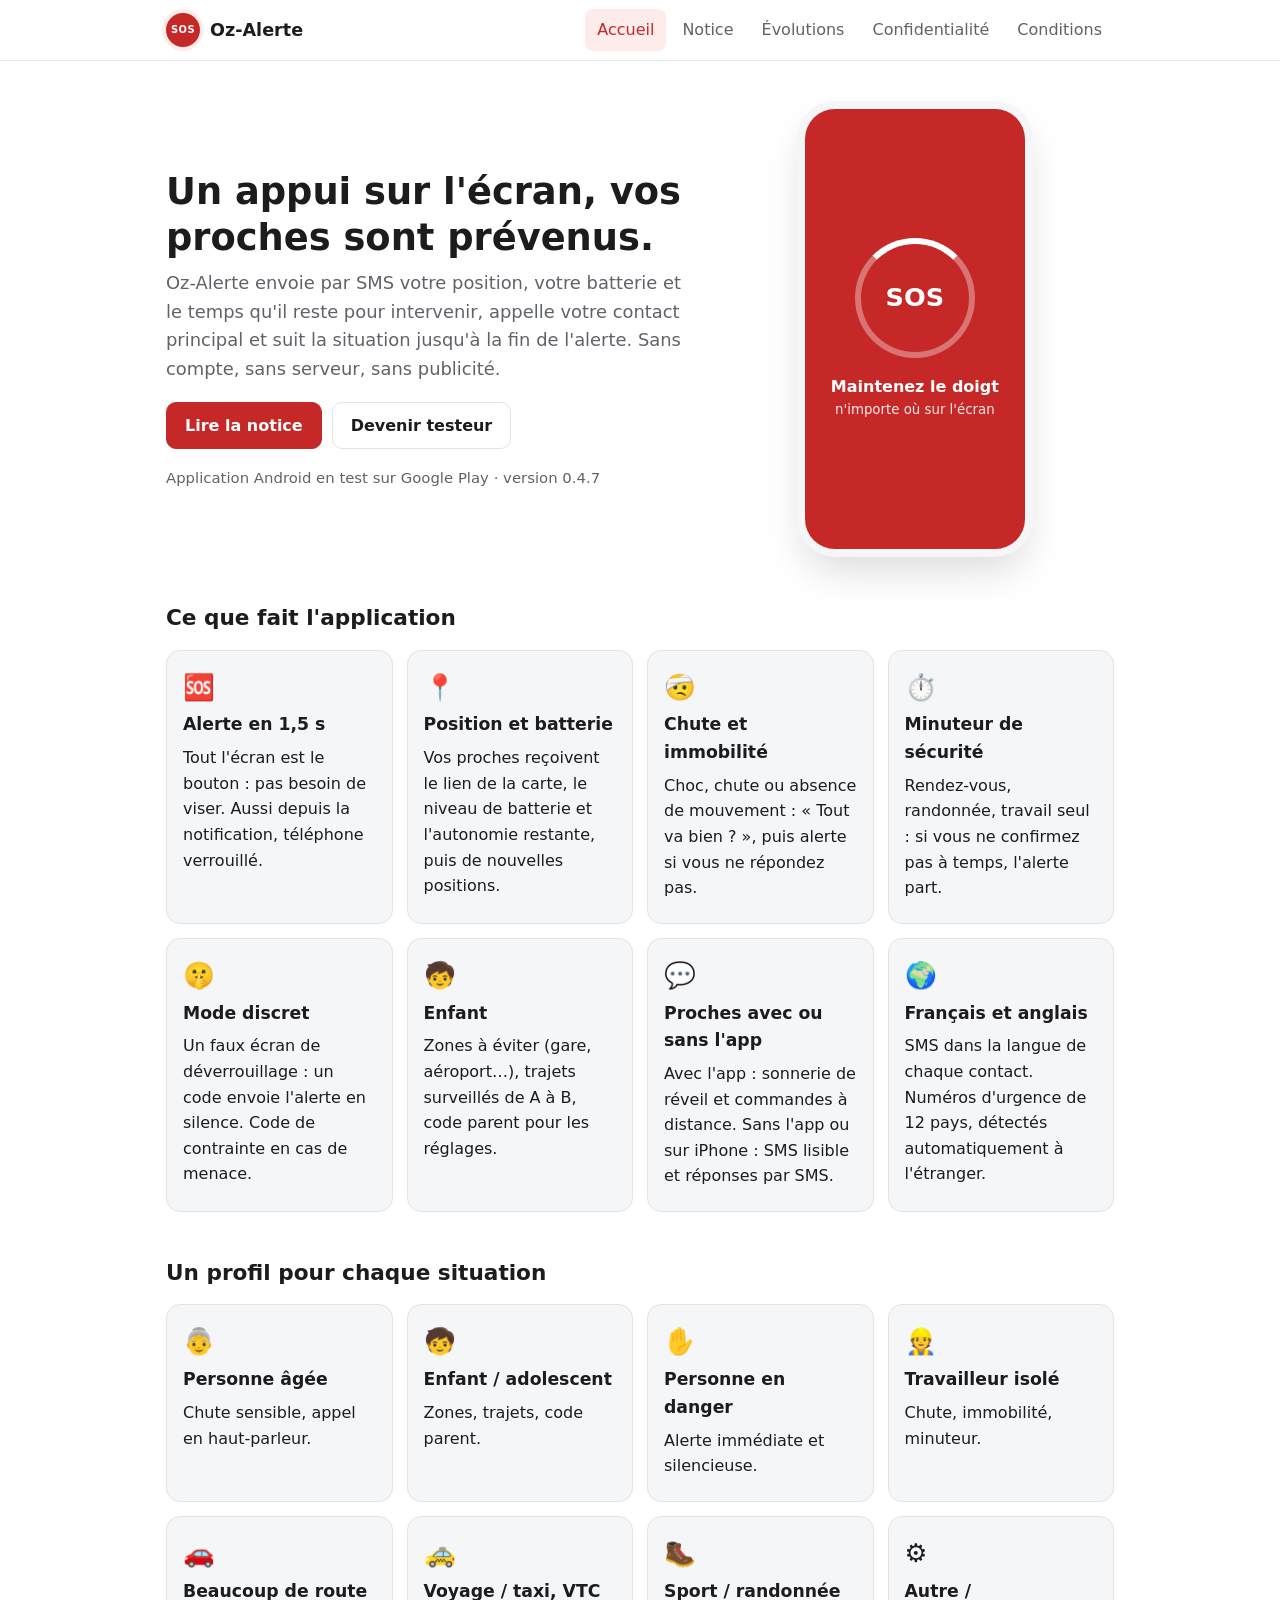
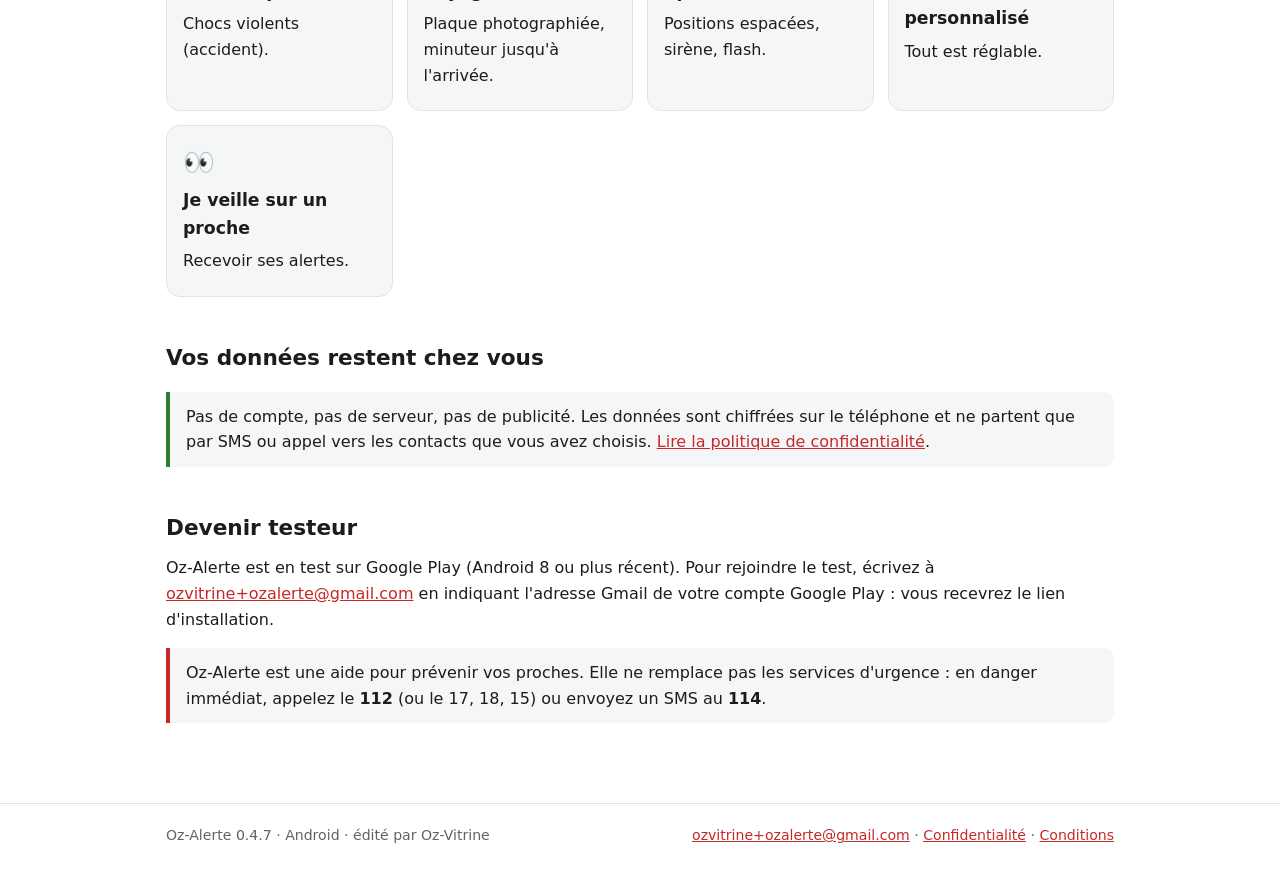
<file: index.html>
<!doctype html>
<html lang="fr">
<head>
<meta charset="utf-8">
<meta name="viewport" content="width=device-width, initial-scale=1">
<title>Oz-Alerte – Bouton SOS pour prévenir vos proches</title>
<meta name="description" content="Application Android d'alerte : un appui, vos proches reçoivent votre position.">
<link rel="stylesheet" href="style.css">
</head>
<body>
<header class="top"><div class="top-in">
  <a class="brand" href="index.html"><span class="logo">SOS</span>Oz-Alerte</a>
  <nav class="tabs"><a href="index.html" class=on>Accueil</a><a href="notice.html">Notice</a><a href="evolutions.html">Évolutions</a><a href="confidentialite.html">Confidentialité</a><a href="conditions.html">Conditions</a></nav>
</div></header>
<main>

<section class="hero">
  <div>
    <h1>Un appui sur l'écran, vos proches sont prévenus.</h1>
    <p class="lead">Oz-Alerte envoie par SMS votre position, votre batterie et le temps qu'il reste pour intervenir,
    appelle votre contact principal et suit la situation jusqu'à la fin de l'alerte. Sans compte, sans serveur, sans publicité.</p>
    <div class="btns">
      <a class="btn main" href="notice.html">Lire la notice</a>
      <a class="btn" href="#tester">Devenir testeur</a>
    </div>
    <p class="muted">Application Android en test sur Google Play · version 0.4.7</p>
  </div>
  <div class="phone" aria-hidden="true"><div class="ring">SOS</div><b>Maintenez le doigt</b><small>n'importe où sur l'écran</small></div>
</section>

<h2>Ce que fait l'application</h2>
<div class="grid">
  <div class="card"><div class="ico">🆘</div><h3>Alerte en 1,5 s</h3><p>Tout l'écran est le bouton : pas besoin de viser. Aussi depuis la notification, téléphone verrouillé.</p></div>
  <div class="card"><div class="ico">📍</div><h3>Position et batterie</h3><p>Vos proches reçoivent le lien de la carte, le niveau de batterie et l'autonomie restante, puis de nouvelles positions.</p></div>
  <div class="card"><div class="ico">🤕</div><h3>Chute et immobilité</h3><p>Choc, chute ou absence de mouvement : « Tout va bien ? », puis alerte si vous ne répondez pas.</p></div>
  <div class="card"><div class="ico">⏱️</div><h3>Minuteur de sécurité</h3><p>Rendez-vous, randonnée, travail seul : si vous ne confirmez pas à temps, l'alerte part.</p></div>
  <div class="card"><div class="ico">🤫</div><h3>Mode discret</h3><p>Un faux écran de déverrouillage : un code envoie l'alerte en silence. Code de contrainte en cas de menace.</p></div>
  <div class="card"><div class="ico">🧒</div><h3>Enfant</h3><p>Zones à éviter (gare, aéroport…), trajets surveillés de A à B, code parent pour les réglages.</p></div>
  <div class="card"><div class="ico">💬</div><h3>Proches avec ou sans l'app</h3><p>Avec l'app : sonnerie de réveil et commandes à distance. Sans l'app ou sur iPhone : SMS lisible et réponses par SMS.</p></div>
  <div class="card"><div class="ico">🌍</div><h3>Français et anglais</h3><p>SMS dans la langue de chaque contact. Numéros d'urgence de 12 pays, détectés automatiquement à l'étranger.</p></div>
</div>

<h2>Un profil pour chaque situation</h2>
<div class="grid">
  <a class="card" href="notice.html#senior"><div class="ico">👵</div><h3>Personne âgée</h3><p>Chute sensible, appel en haut-parleur.</p></a>
  <a class="card" href="notice.html#child"><div class="ico">🧒</div><h3>Enfant / adolescent</h3><p>Zones, trajets, code parent.</p></a>
  <a class="card" href="notice.html#danger"><div class="ico">✋</div><h3>Personne en danger</h3><p>Alerte immédiate et silencieuse.</p></a>
  <a class="card" href="notice.html#worker"><div class="ico">👷</div><h3>Travailleur isolé</h3><p>Chute, immobilité, minuteur.</p></a>
  <a class="card" href="notice.html#driver"><div class="ico">🚗</div><h3>Beaucoup de route</h3><p>Chocs violents (accident).</p></a>
  <a class="card" href="notice.html#travel"><div class="ico">🚕</div><h3>Voyage / taxi, VTC</h3><p>Plaque photographiée, minuteur jusqu'à l'arrivée.</p></a>
  <a class="card" href="notice.html#outdoor"><div class="ico">🥾</div><h3>Sport / randonnée</h3><p>Positions espacées, sirène, flash.</p></a>
  <a class="card" href="notice.html#custom"><div class="ico">⚙️</div><h3>Autre / personnalisé</h3><p>Tout est réglable.</p></a>
  <a class="card" href="notice.html#watcher"><div class="ico">👀</div><h3>Je veille sur un proche</h3><p>Recevoir ses alertes.</p></a>
</div>

<h2>Vos données restent chez vous</h2>
<div class="box ok">Pas de compte, pas de serveur, pas de publicité. Les données sont chiffrées sur le téléphone et ne partent
que par SMS ou appel vers les contacts que vous avez choisis. <a href="confidentialite.html">Lire la politique de confidentialité</a>.</div>

<h2 id="tester">Devenir testeur</h2>
<p>Oz-Alerte est en test sur Google Play (Android 8 ou plus récent). Pour rejoindre le test, écrivez à
<a href="mailto:ozvitrine+ozalerte@gmail.com?subject=Testeur%20Oz%20Alerte">ozvitrine+ozalerte@gmail.com</a> en indiquant l'adresse Gmail de votre compte Google Play :
vous recevrez le lien d'installation.</p>
<div class="box">Oz-Alerte est une aide pour prévenir vos proches. Elle ne remplace pas les services d'urgence :
en danger immédiat, appelez le <b>112</b> (ou le 17, 18, 15) ou envoyez un SMS au <b>114</b>.</div>

</main>
<footer><div class="in">
  <span>Oz-Alerte 0.4.7 · Android · édité par Oz-Vitrine</span>
  <span><a href="mailto:ozvitrine+ozalerte@gmail.com">ozvitrine+ozalerte@gmail.com</a> · <a href="confidentialite.html">Confidentialité</a> · <a href="conditions.html">Conditions</a></span>
</div></footer>
</body>
</html>
</file>
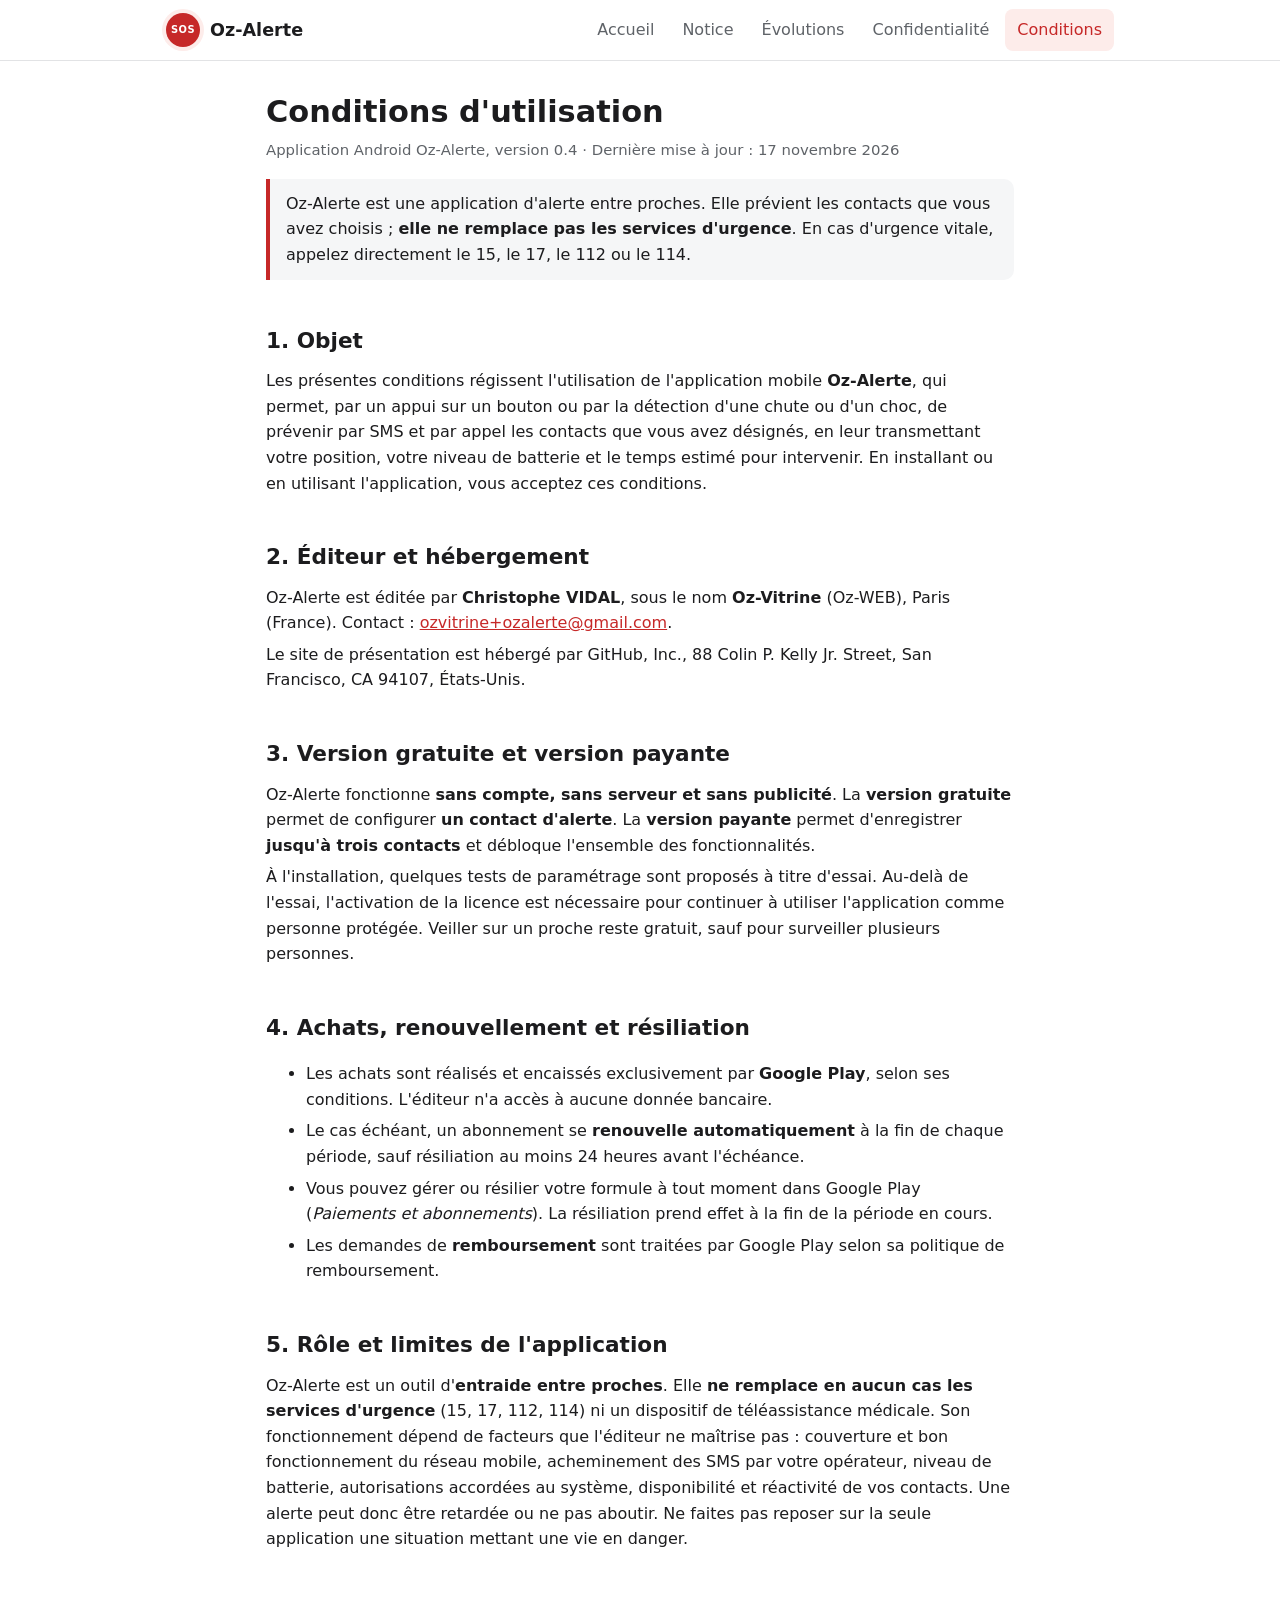
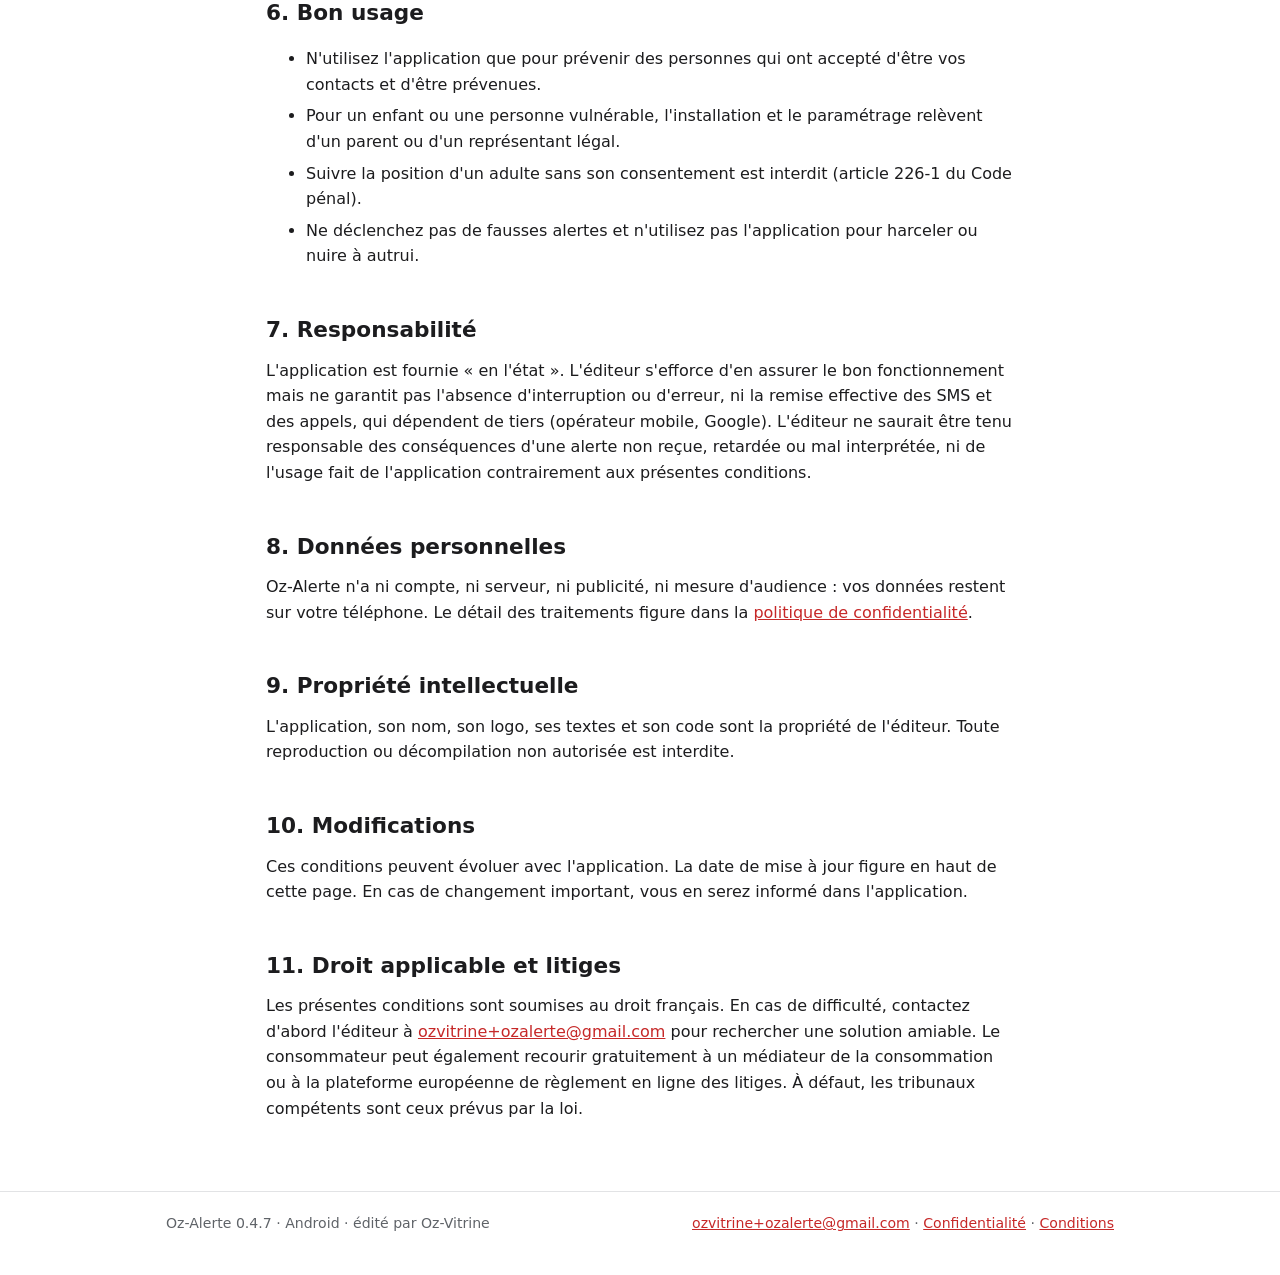
<file: conditions.html>
<!doctype html>
<html lang="fr">
<head>
<meta charset="utf-8">
<meta name="viewport" content="width=device-width, initial-scale=1">
<title>Oz-Alerte – Conditions d'utilisation</title>
<meta name="description" content="Conditions générales d'utilisation de l'application Android Oz-Alerte (Oz-Vitrine) : gratuit, version payante, limites et responsabilité.">
<link rel="stylesheet" href="style.css">
</head>
<body>
<header class="top"><div class="top-in">
  <a class="brand" href="index.html"><span class="logo">SOS</span>Oz-Alerte</a>
  <nav class="tabs"><a href="index.html">Accueil</a><a href="notice.html">Notice</a><a href="evolutions.html">Évolutions</a><a href="confidentialite.html">Confidentialité</a><a href="conditions.html" class=on>Conditions</a></nav>
</div></header>
<main class="narrow">

<h1>Conditions d'utilisation</h1>
<div class="muted">Application Android Oz-Alerte, version 0.4 · Dernière mise à jour : 17 novembre 2026</div>

<div class="box">Oz-Alerte est une application d'alerte entre proches. Elle prévient les contacts que vous avez choisis ; <strong>elle ne remplace pas les services d'urgence</strong>. En cas d'urgence vitale, appelez directement le 15, le 17, le 112 ou le 114.</div>

<h2>1. Objet</h2>
<p>Les présentes conditions régissent l'utilisation de l'application mobile <strong>Oz-Alerte</strong>, qui permet, par un appui sur un bouton ou par la détection d'une chute ou d'un choc, de prévenir par SMS et par appel les contacts que vous avez désignés, en leur transmettant votre position, votre niveau de batterie et le temps estimé pour intervenir. En installant ou en utilisant l'application, vous acceptez ces conditions.</p>

<h2>2. Éditeur et hébergement</h2>
<p>Oz-Alerte est éditée par <strong>Christophe VIDAL</strong>, sous le nom <strong>Oz-Vitrine</strong> (Oz-WEB), Paris (France). Contact : <a href="mailto:ozvitrine+ozalerte@gmail.com">ozvitrine+ozalerte@gmail.com</a>.</p>
<p>Le site de présentation est hébergé par GitHub, Inc., 88 Colin P. Kelly Jr. Street, San Francisco, CA 94107, États-Unis.</p>

<h2>3. Version gratuite et version payante</h2>
<p>Oz-Alerte fonctionne <strong>sans compte, sans serveur et sans publicité</strong>. La <strong>version gratuite</strong> permet de configurer <strong>un contact d'alerte</strong>. La <strong>version payante</strong> permet d'enregistrer <strong>jusqu'à trois contacts</strong> et débloque l'ensemble des fonctionnalités.</p>
<p>À l'installation, quelques tests de paramétrage sont proposés à titre d'essai. Au-delà de l'essai, l'activation de la licence est nécessaire pour continuer à utiliser l'application comme personne protégée. Veiller sur un proche reste gratuit, sauf pour surveiller plusieurs personnes.</p>

<h2>4. Achats, renouvellement et résiliation</h2>
<ul>
<li>Les achats sont réalisés et encaissés exclusivement par <strong>Google Play</strong>, selon ses conditions. L'éditeur n'a accès à aucune donnée bancaire.</li>
<li>Le cas échéant, un abonnement se <strong>renouvelle automatiquement</strong> à la fin de chaque période, sauf résiliation au moins 24 heures avant l'échéance.</li>
<li>Vous pouvez gérer ou résilier votre formule à tout moment dans Google Play (<em>Paiements et abonnements</em>). La résiliation prend effet à la fin de la période en cours.</li>
<li>Les demandes de <strong>remboursement</strong> sont traitées par Google Play selon sa politique de remboursement.</li>
</ul>

<h2>5. Rôle et limites de l'application</h2>
<p>Oz-Alerte est un outil d'<strong>entraide entre proches</strong>. Elle <strong>ne remplace en aucun cas les services d'urgence</strong> (15, 17, 112, 114) ni un dispositif de téléassistance médicale. Son fonctionnement dépend de facteurs que l'éditeur ne maîtrise pas : couverture et bon fonctionnement du réseau mobile, acheminement des SMS par votre opérateur, niveau de batterie, autorisations accordées au système, disponibilité et réactivité de vos contacts. Une alerte peut donc être retardée ou ne pas aboutir. Ne faites pas reposer sur la seule application une situation mettant une vie en danger.</p>

<h2>6. Bon usage</h2>
<ul>
<li>N'utilisez l'application que pour prévenir des personnes qui ont accepté d'être vos contacts et d'être prévenues.</li>
<li>Pour un enfant ou une personne vulnérable, l'installation et le paramétrage relèvent d'un parent ou d'un représentant légal.</li>
<li>Suivre la position d'un adulte sans son consentement est interdit (article 226-1 du Code pénal).</li>
<li>Ne déclenchez pas de fausses alertes et n'utilisez pas l'application pour harceler ou nuire à autrui.</li>
</ul>

<h2>7. Responsabilité</h2>
<p>L'application est fournie « en l'état ». L'éditeur s'efforce d'en assurer le bon fonctionnement mais ne garantit pas l'absence d'interruption ou d'erreur, ni la remise effective des SMS et des appels, qui dépendent de tiers (opérateur mobile, Google). L'éditeur ne saurait être tenu responsable des conséquences d'une alerte non reçue, retardée ou mal interprétée, ni de l'usage fait de l'application contrairement aux présentes conditions.</p>

<h2>8. Données personnelles</h2>
<p>Oz-Alerte n'a ni compte, ni serveur, ni publicité, ni mesure d'audience : vos données restent sur votre téléphone. Le détail des traitements figure dans la <a href="confidentialite.html">politique de confidentialité</a>.</p>

<h2>9. Propriété intellectuelle</h2>
<p>L'application, son nom, son logo, ses textes et son code sont la propriété de l'éditeur. Toute reproduction ou décompilation non autorisée est interdite.</p>

<h2>10. Modifications</h2>
<p>Ces conditions peuvent évoluer avec l'application. La date de mise à jour figure en haut de cette page. En cas de changement important, vous en serez informé dans l'application.</p>

<h2>11. Droit applicable et litiges</h2>
<p>Les présentes conditions sont soumises au droit français. En cas de difficulté, contactez d'abord l'éditeur à <a href="mailto:ozvitrine+ozalerte@gmail.com">ozvitrine+ozalerte@gmail.com</a> pour rechercher une solution amiable. Le consommateur peut également recourir gratuitement à un médiateur de la consommation ou à la plateforme européenne de règlement en ligne des litiges. À défaut, les tribunaux compétents sont ceux prévus par la loi.</p>

</main>
<footer><div class="in">
  <span>Oz-Alerte 0.4.7 · Android · édité par Oz-Vitrine</span>
  <span><a href="mailto:ozvitrine+ozalerte@gmail.com">ozvitrine+ozalerte@gmail.com</a> · <a href="confidentialite.html">Confidentialité</a> · <a href="conditions.html">Conditions</a></span>
</div></footer>
</body>
</html>
</file>
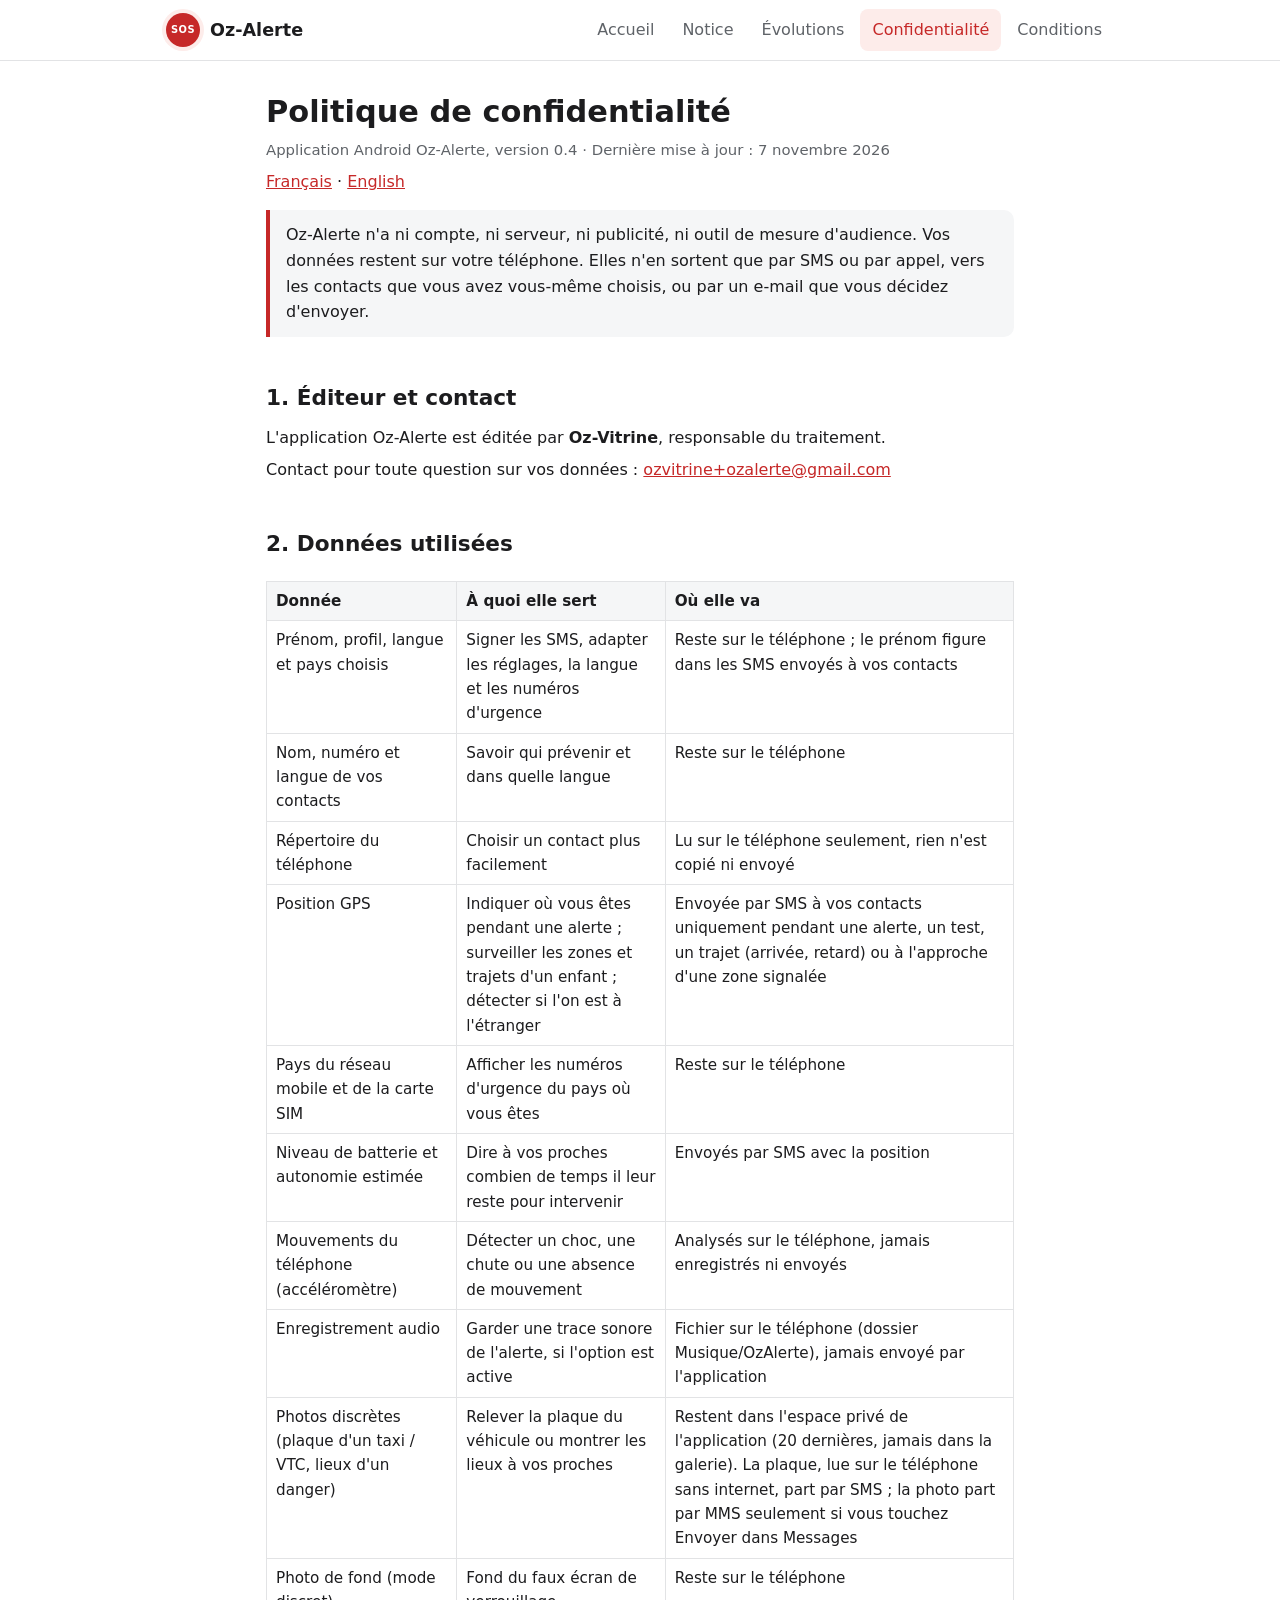
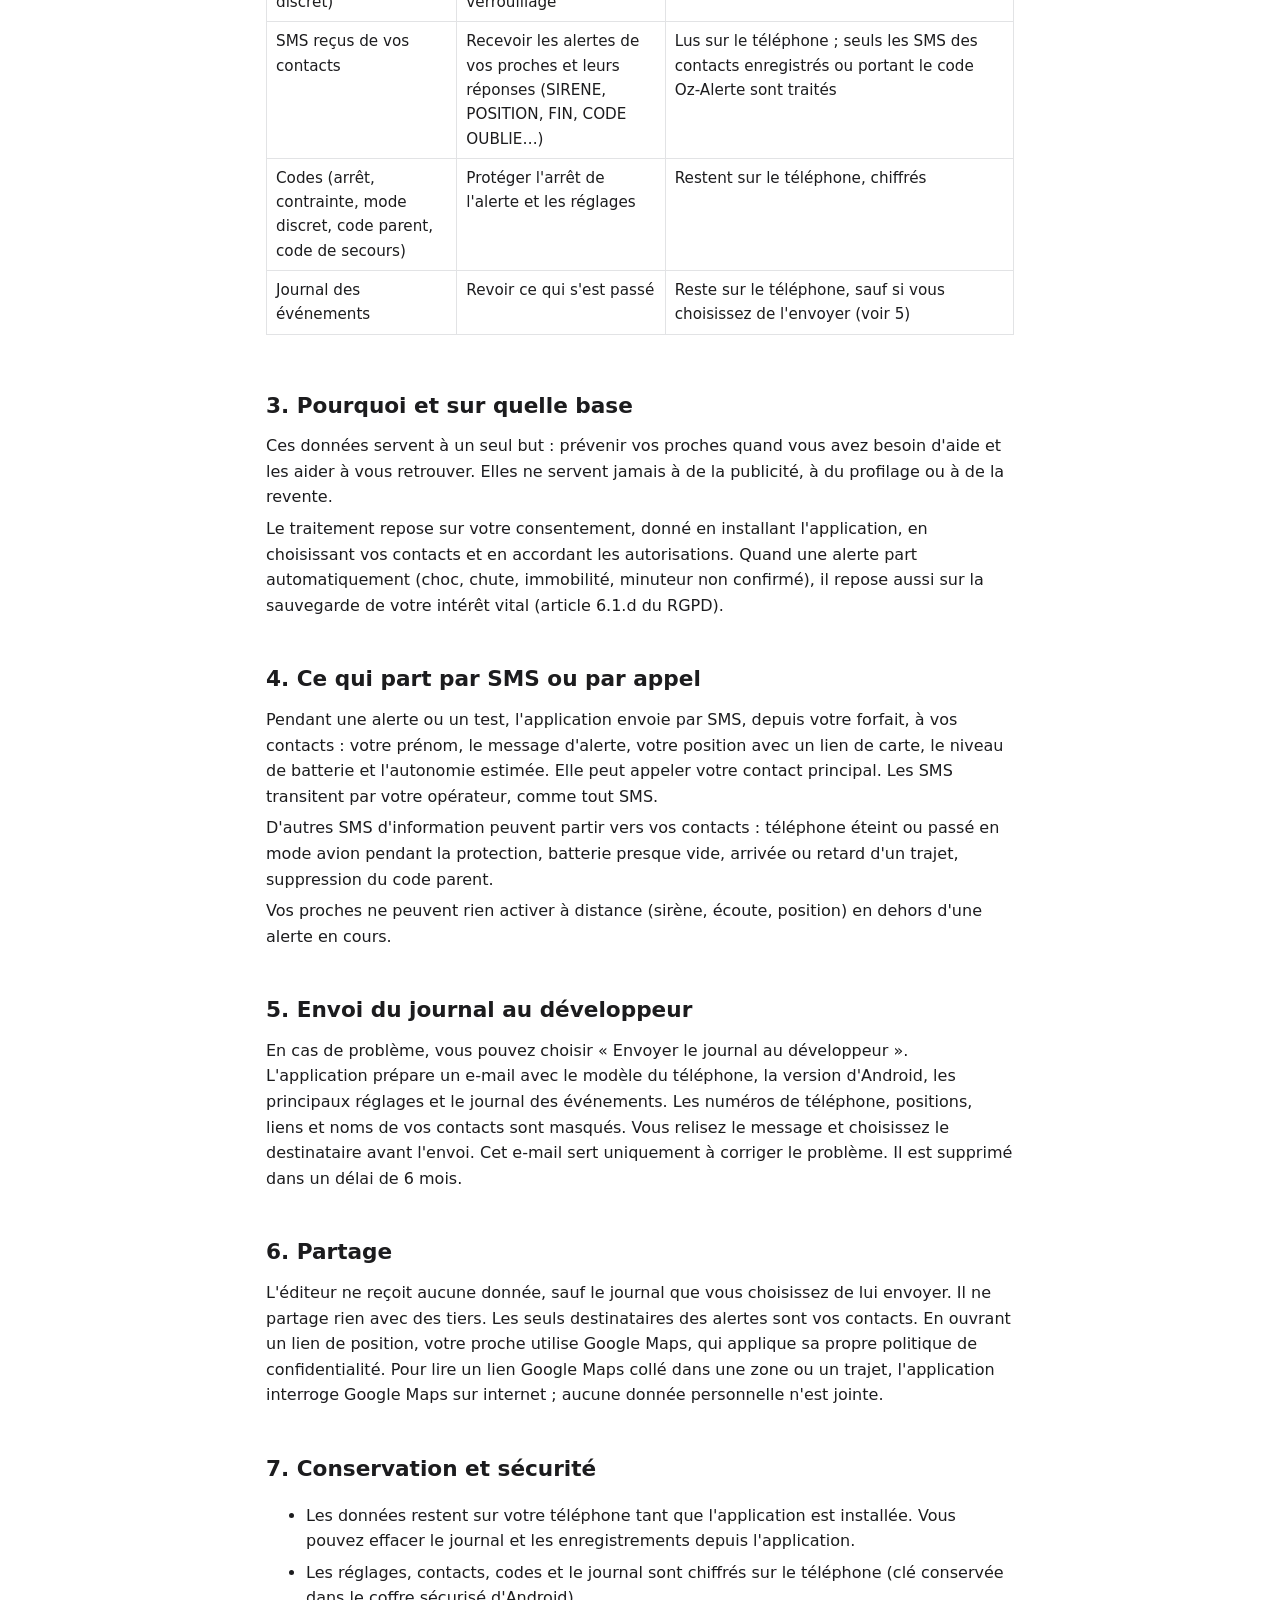
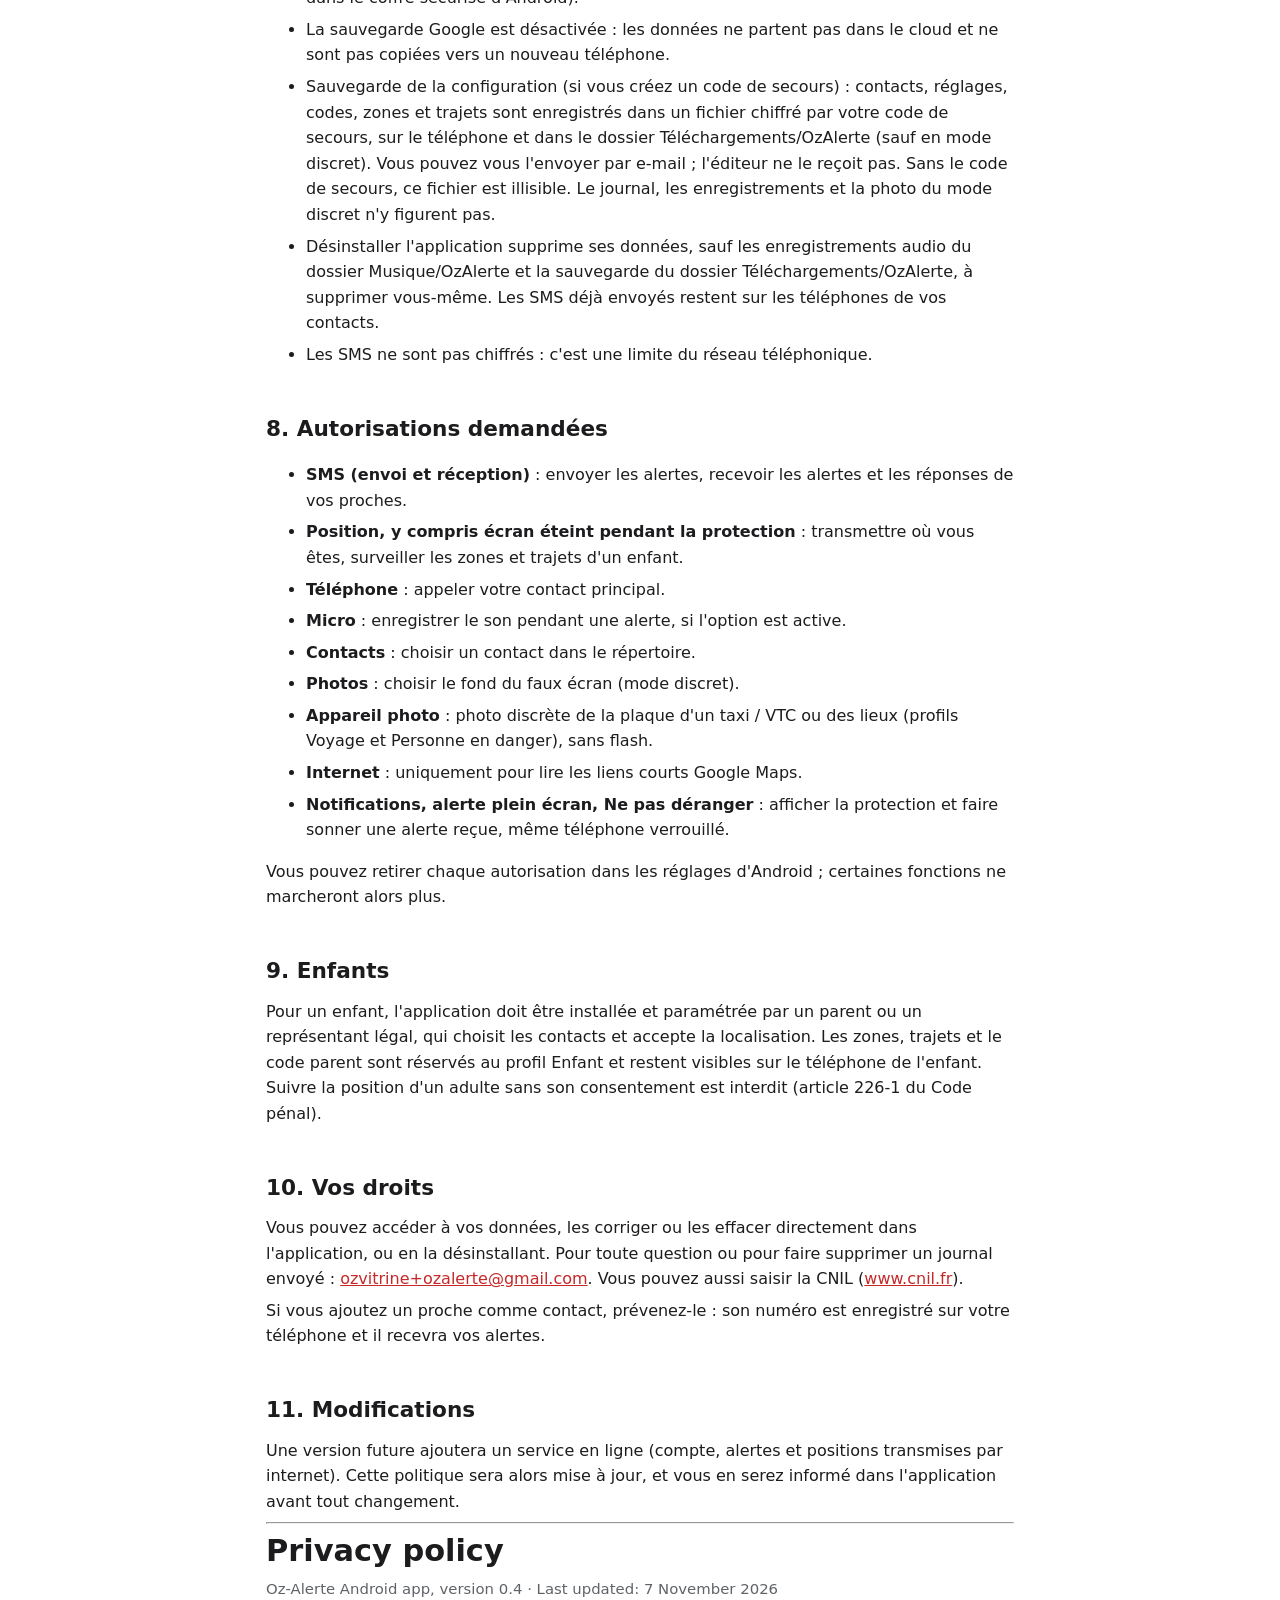
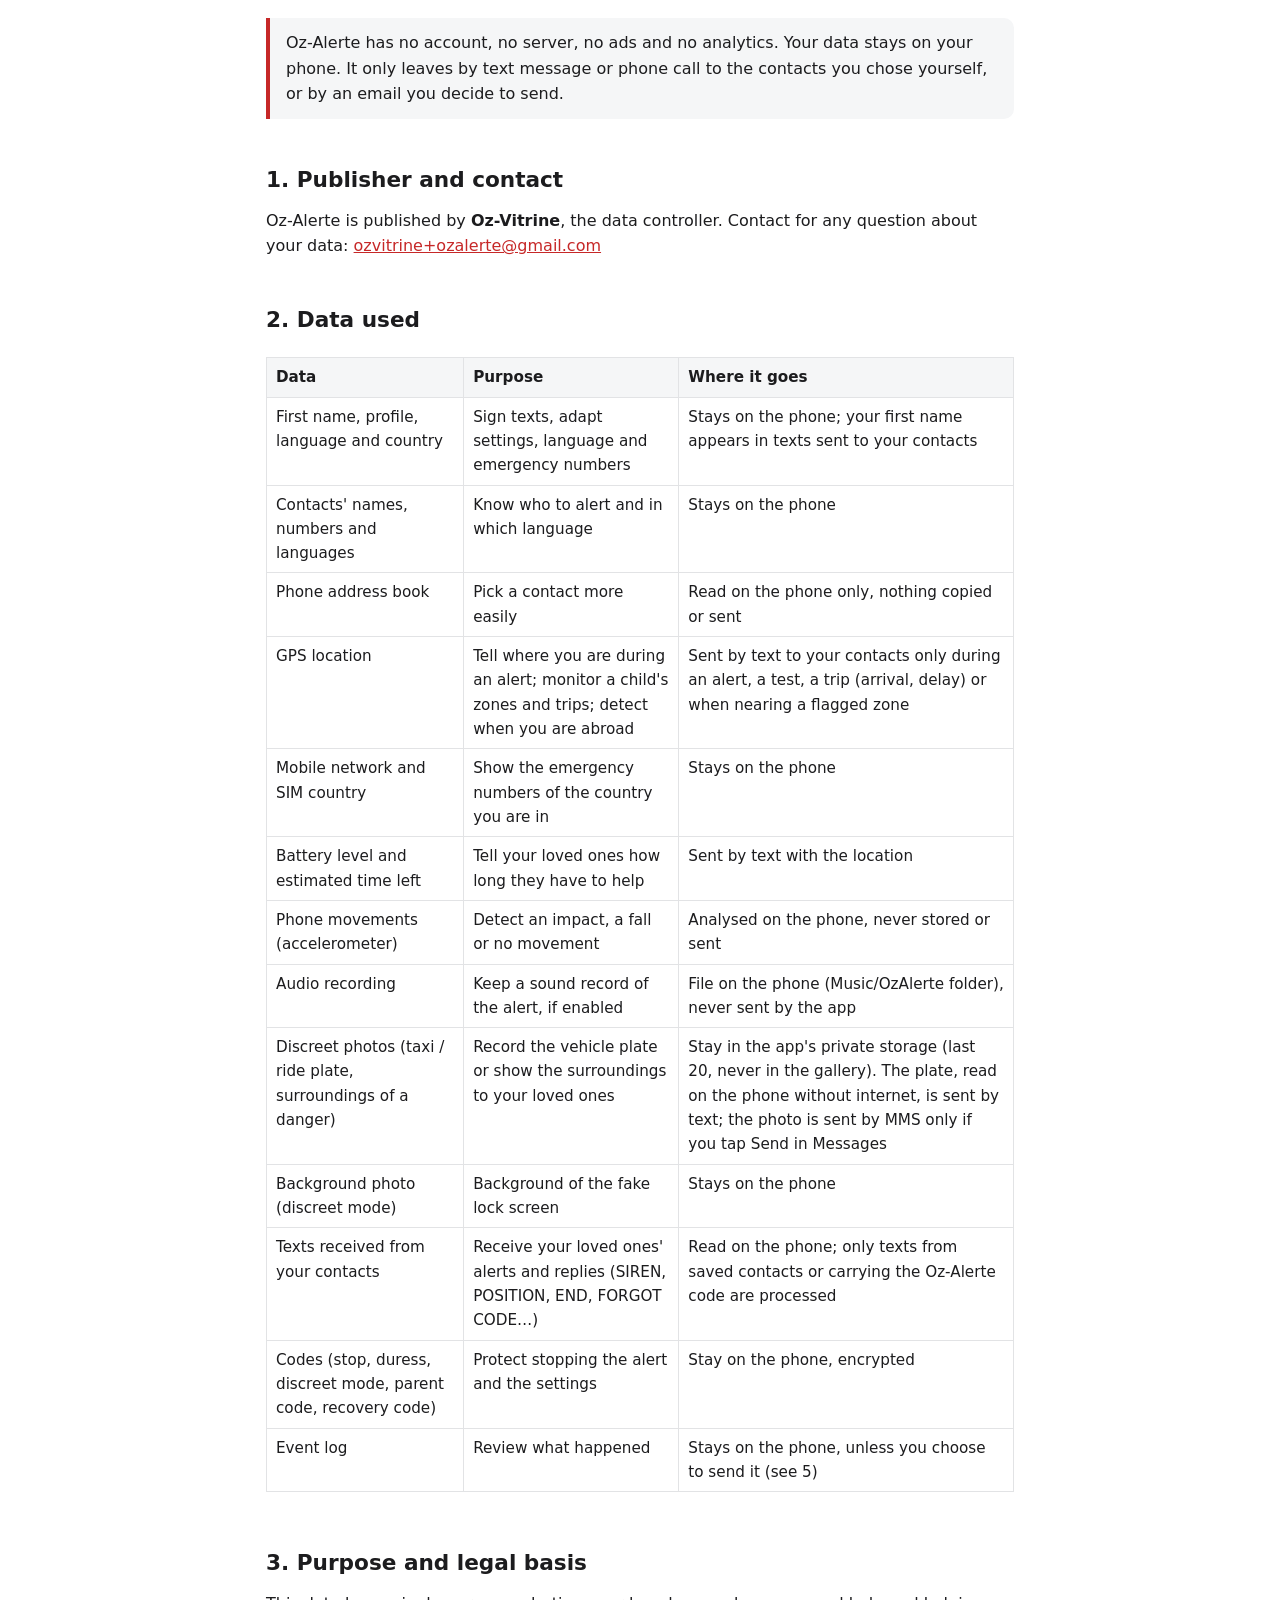
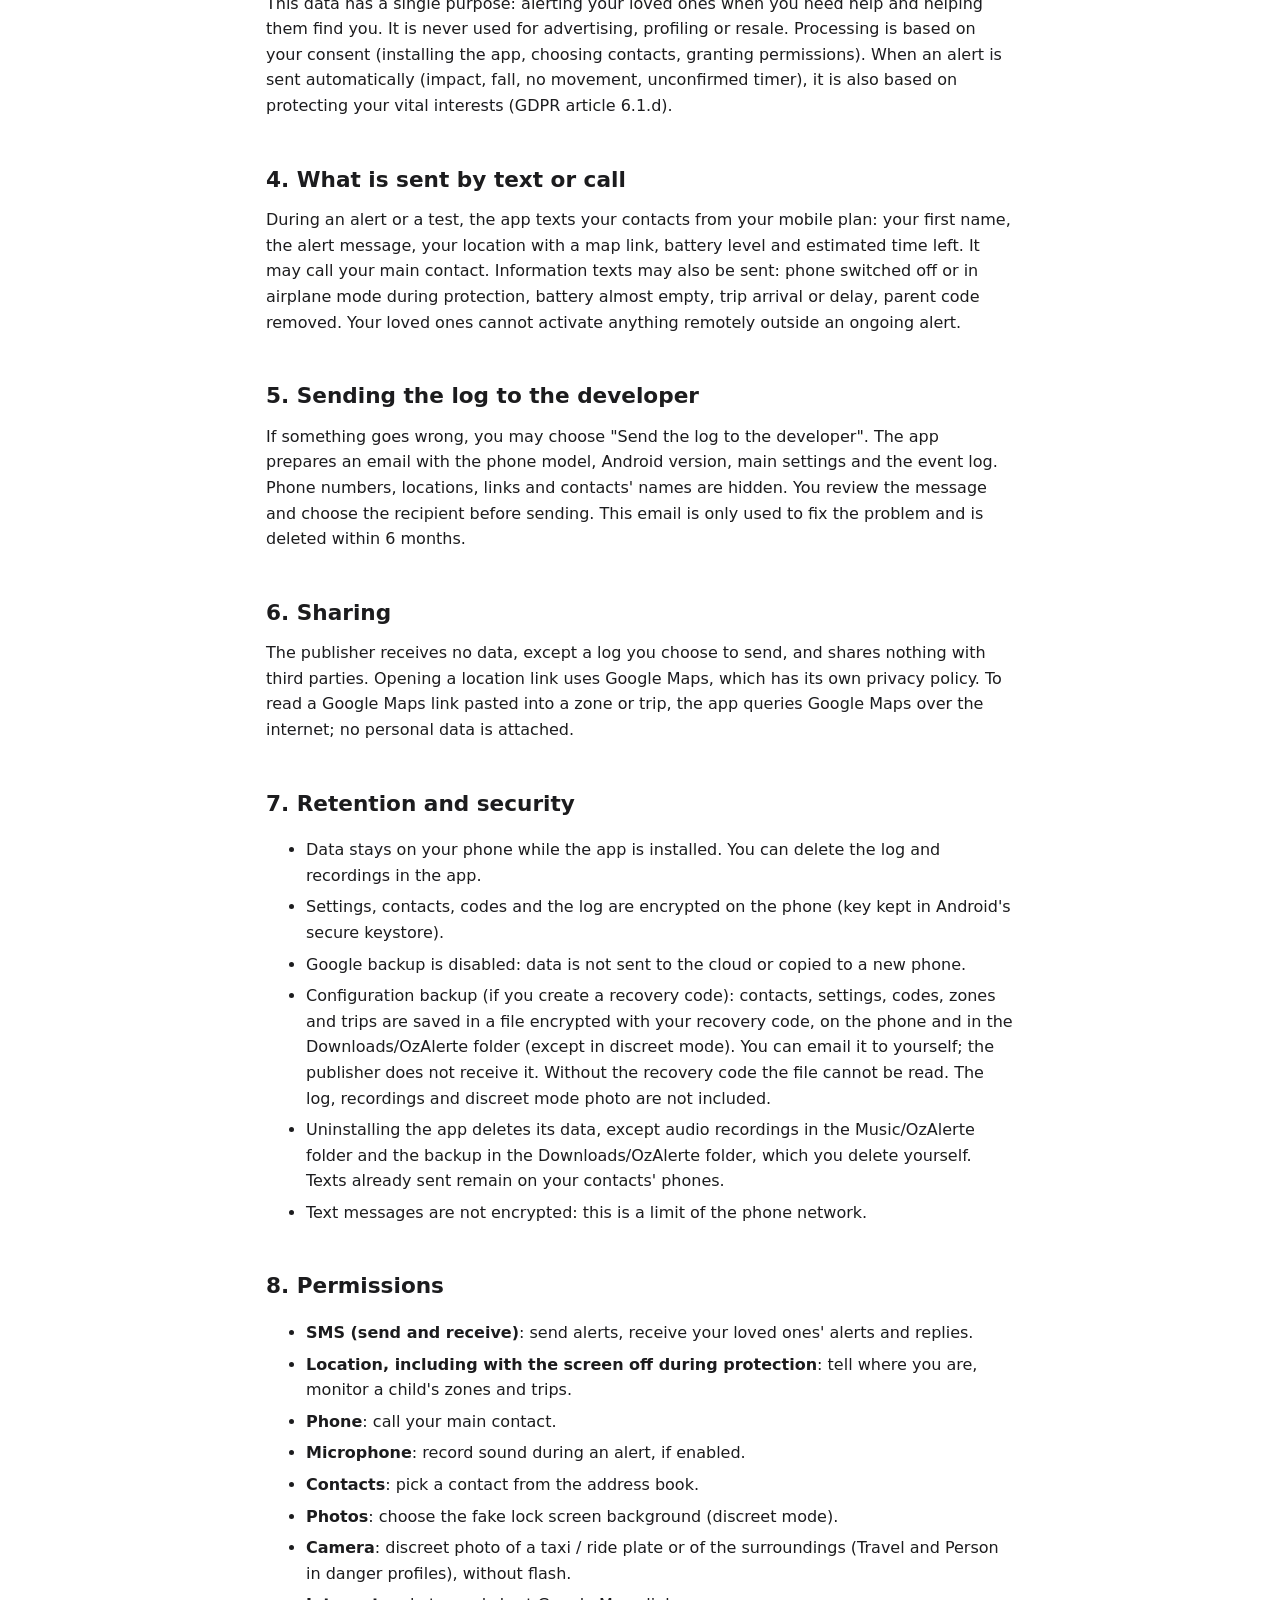
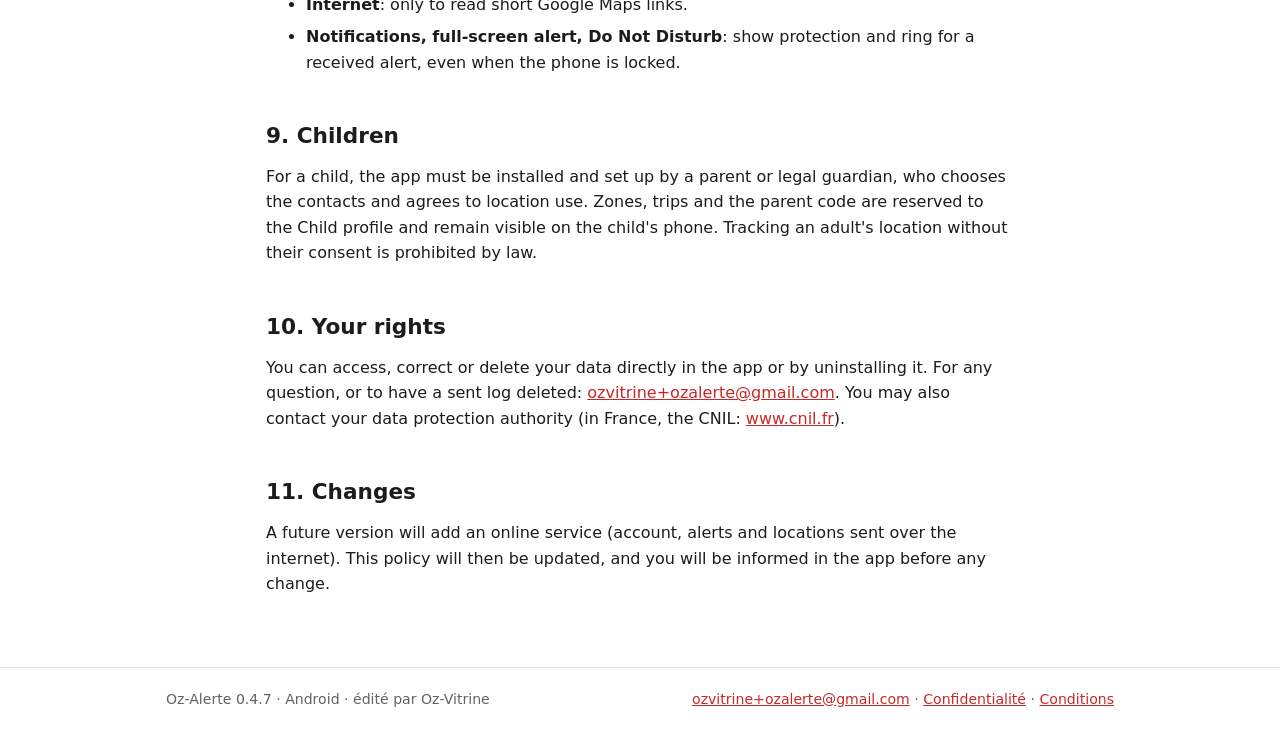
<file: confidentialite.html>
<!doctype html>
<html lang="fr">
<head>
<meta charset="utf-8">
<meta name="viewport" content="width=device-width, initial-scale=1">
<title>Oz-Alerte – Politique de confidentialité / Privacy policy</title>
<meta name="description" content="Politique de confidentialité de l'application Android Oz-Alerte (Oz-Vitrine).">
<link rel="stylesheet" href="style.css">
</head>
<body>
<header class="top"><div class="top-in">
  <a class="brand" href="index.html"><span class="logo">SOS</span>Oz-Alerte</a>
  <nav class="tabs"><a href="index.html">Accueil</a><a href="notice.html">Notice</a><a href="evolutions.html">Évolutions</a><a href="confidentialite.html" class=on>Confidentialité</a><a href="conditions.html">Conditions</a></nav>
</div></header>
<main class="narrow">

<h1>Politique de confidentialité</h1>
<div class="muted">Application Android Oz-Alerte, version 0.4 · Dernière mise à jour : 7 novembre 2026</div>
<p><a href="#fr">Français</a> · <a href="#en">English</a></p>

<section id="fr" lang="fr">
<div class="box">Oz-Alerte n'a ni compte, ni serveur, ni publicité, ni outil de mesure d'audience. Vos données restent sur votre téléphone. Elles n'en sortent que par SMS ou par appel, vers les contacts que vous avez vous-même choisis, ou par un e-mail que vous décidez d'envoyer.</div>

<h2>1. Éditeur et contact</h2>
<p>L'application Oz-Alerte est éditée par <strong>Oz-Vitrine</strong>, responsable du traitement.</p>
<p>Contact pour toute question sur vos données : <a href="mailto:ozvitrine+ozalerte@gmail.com">ozvitrine+ozalerte@gmail.com</a></p>

<h2>2. Données utilisées</h2>
<div class="wrap"><table>
<tr><th>Donnée</th><th>À quoi elle sert</th><th>Où elle va</th></tr>
<tr><td>Prénom, profil, langue et pays choisis</td><td>Signer les SMS, adapter les réglages, la langue et les numéros d'urgence</td><td>Reste sur le téléphone ; le prénom figure dans les SMS envoyés à vos contacts</td></tr>
<tr><td>Nom, numéro et langue de vos contacts</td><td>Savoir qui prévenir et dans quelle langue</td><td>Reste sur le téléphone</td></tr>
<tr><td>Répertoire du téléphone</td><td>Choisir un contact plus facilement</td><td>Lu sur le téléphone seulement, rien n'est copié ni envoyé</td></tr>
<tr><td>Position GPS</td><td>Indiquer où vous êtes pendant une alerte ; surveiller les zones et trajets d'un enfant ; détecter si l'on est à l'étranger</td><td>Envoyée par SMS à vos contacts uniquement pendant une alerte, un test, un trajet (arrivée, retard) ou à l'approche d'une zone signalée</td></tr>
<tr><td>Pays du réseau mobile et de la carte SIM</td><td>Afficher les numéros d'urgence du pays où vous êtes</td><td>Reste sur le téléphone</td></tr>
<tr><td>Niveau de batterie et autonomie estimée</td><td>Dire à vos proches combien de temps il leur reste pour intervenir</td><td>Envoyés par SMS avec la position</td></tr>
<tr><td>Mouvements du téléphone (accéléromètre)</td><td>Détecter un choc, une chute ou une absence de mouvement</td><td>Analysés sur le téléphone, jamais enregistrés ni envoyés</td></tr>
<tr><td>Enregistrement audio</td><td>Garder une trace sonore de l'alerte, si l'option est active</td><td>Fichier sur le téléphone (dossier Musique/OzAlerte), jamais envoyé par l'application</td></tr>
<tr><td>Photos discrètes (plaque d'un taxi / VTC, lieux d'un danger)</td><td>Relever la plaque du véhicule ou montrer les lieux à vos proches</td><td>Restent dans l'espace privé de l'application (20 dernières, jamais dans la galerie). La plaque, lue sur le téléphone sans internet, part par SMS ; la photo part par MMS seulement si vous touchez Envoyer dans Messages</td></tr>
<tr><td>Photo de fond (mode discret)</td><td>Fond du faux écran de verrouillage</td><td>Reste sur le téléphone</td></tr>
<tr><td>SMS reçus de vos contacts</td><td>Recevoir les alertes de vos proches et leurs réponses (SIRENE, POSITION, FIN, CODE OUBLIE…)</td><td>Lus sur le téléphone ; seuls les SMS des contacts enregistrés ou portant le code Oz-Alerte sont traités</td></tr>
<tr><td>Codes (arrêt, contrainte, mode discret, code parent, code de secours)</td><td>Protéger l'arrêt de l'alerte et les réglages</td><td>Restent sur le téléphone, chiffrés</td></tr>
<tr><td>Journal des événements</td><td>Revoir ce qui s'est passé</td><td>Reste sur le téléphone, sauf si vous choisissez de l'envoyer (voir 5)</td></tr>
</table></div>

<h2>3. Pourquoi et sur quelle base</h2>
<p>Ces données servent à un seul but : prévenir vos proches quand vous avez besoin d'aide et les aider à vous retrouver. Elles ne servent jamais à de la publicité, à du profilage ou à de la revente.</p>
<p>Le traitement repose sur votre consentement, donné en installant l'application, en choisissant vos contacts et en accordant les autorisations. Quand une alerte part automatiquement (choc, chute, immobilité, minuteur non confirmé), il repose aussi sur la sauvegarde de votre intérêt vital (article 6.1.d du RGPD).</p>

<h2>4. Ce qui part par SMS ou par appel</h2>
<p>Pendant une alerte ou un test, l'application envoie par SMS, depuis votre forfait, à vos contacts : votre prénom, le message d'alerte, votre position avec un lien de carte, le niveau de batterie et l'autonomie estimée. Elle peut appeler votre contact principal. Les SMS transitent par votre opérateur, comme tout SMS.</p>
<p>D'autres SMS d'information peuvent partir vers vos contacts : téléphone éteint ou passé en mode avion pendant la protection, batterie presque vide, arrivée ou retard d'un trajet, suppression du code parent.</p>
<p>Vos proches ne peuvent rien activer à distance (sirène, écoute, position) en dehors d'une alerte en cours.</p>

<h2>5. Envoi du journal au développeur</h2>
<p>En cas de problème, vous pouvez choisir « Envoyer le journal au développeur ». L'application prépare un e-mail avec le modèle du téléphone, la version d'Android, les principaux réglages et le journal des événements. Les numéros de téléphone, positions, liens et noms de vos contacts sont masqués. Vous relisez le message et choisissez le destinataire avant l'envoi. Cet e-mail sert uniquement à corriger le problème. Il est supprimé dans un délai de 6 mois.</p>

<h2>6. Partage</h2>
<p>L'éditeur ne reçoit aucune donnée, sauf le journal que vous choisissez de lui envoyer. Il ne partage rien avec des tiers. Les seuls destinataires des alertes sont vos contacts. En ouvrant un lien de position, votre proche utilise Google Maps, qui applique sa propre politique de confidentialité. Pour lire un lien Google Maps collé dans une zone ou un trajet, l'application interroge Google Maps sur internet ; aucune donnée personnelle n'est jointe.</p>

<h2>7. Conservation et sécurité</h2>
<ul>
<li>Les données restent sur votre téléphone tant que l'application est installée. Vous pouvez effacer le journal et les enregistrements depuis l'application.</li>
<li>Les réglages, contacts, codes et le journal sont chiffrés sur le téléphone (clé conservée dans le coffre sécurisé d'Android).</li>
<li>La sauvegarde Google est désactivée : les données ne partent pas dans le cloud et ne sont pas copiées vers un nouveau téléphone.</li>
<li>Sauvegarde de la configuration (si vous créez un code de secours) : contacts, réglages, codes, zones et trajets sont enregistrés dans un fichier chiffré par votre code de secours, sur le téléphone et dans le dossier Téléchargements/OzAlerte (sauf en mode discret). Vous pouvez vous l'envoyer par e-mail ; l'éditeur ne le reçoit pas. Sans le code de secours, ce fichier est illisible. Le journal, les enregistrements et la photo du mode discret n'y figurent pas.</li>
<li>Désinstaller l'application supprime ses données, sauf les enregistrements audio du dossier Musique/OzAlerte et la sauvegarde du dossier Téléchargements/OzAlerte, à supprimer vous-même. Les SMS déjà envoyés restent sur les téléphones de vos contacts.</li>
<li>Les SMS ne sont pas chiffrés : c'est une limite du réseau téléphonique.</li>
</ul>

<h2>8. Autorisations demandées</h2>
<ul>
<li><strong>SMS (envoi et réception)</strong> : envoyer les alertes, recevoir les alertes et les réponses de vos proches.</li>
<li><strong>Position, y compris écran éteint pendant la protection</strong> : transmettre où vous êtes, surveiller les zones et trajets d'un enfant.</li>
<li><strong>Téléphone</strong> : appeler votre contact principal.</li>
<li><strong>Micro</strong> : enregistrer le son pendant une alerte, si l'option est active.</li>
<li><strong>Contacts</strong> : choisir un contact dans le répertoire.</li>
<li><strong>Photos</strong> : choisir le fond du faux écran (mode discret).</li>
<li><strong>Appareil photo</strong> : photo discrète de la plaque d'un taxi / VTC ou des lieux (profils Voyage et Personne en danger), sans flash.</li>
<li><strong>Internet</strong> : uniquement pour lire les liens courts Google Maps.</li>
<li><strong>Notifications, alerte plein écran, Ne pas déranger</strong> : afficher la protection et faire sonner une alerte reçue, même téléphone verrouillé.</li>
</ul>
<p>Vous pouvez retirer chaque autorisation dans les réglages d'Android ; certaines fonctions ne marcheront alors plus.</p>

<h2>9. Enfants</h2>
<p>Pour un enfant, l'application doit être installée et paramétrée par un parent ou un représentant légal, qui choisit les contacts et accepte la localisation. Les zones, trajets et le code parent sont réservés au profil Enfant et restent visibles sur le téléphone de l'enfant. Suivre la position d'un adulte sans son consentement est interdit (article 226-1 du Code pénal).</p>

<h2>10. Vos droits</h2>
<p>Vous pouvez accéder à vos données, les corriger ou les effacer directement dans l'application, ou en la désinstallant. Pour toute question ou pour faire supprimer un journal envoyé : <a href="mailto:ozvitrine+ozalerte@gmail.com">ozvitrine+ozalerte@gmail.com</a>. Vous pouvez aussi saisir la CNIL (<a href="https://www.cnil.fr">www.cnil.fr</a>).</p>
<p>Si vous ajoutez un proche comme contact, prévenez-le : son numéro est enregistré sur votre téléphone et il recevra vos alertes.</p>

<h2>11. Modifications</h2>
<p>Une version future ajoutera un service en ligne (compte, alertes et positions transmises par internet). Cette politique sera alors mise à jour, et vous en serez informé dans l'application avant tout changement.</p>
</section>

<hr>

<section id="en" lang="en">
<h1>Privacy policy</h1>
<div class="muted">Oz-Alerte Android app, version 0.4 · Last updated: 7 November 2026</div>

<div class="box">Oz-Alerte has no account, no server, no ads and no analytics. Your data stays on your phone. It only leaves by text message or phone call to the contacts you chose yourself, or by an email you decide to send.</div>

<h2>1. Publisher and contact</h2>
<p>Oz-Alerte is published by <strong>Oz-Vitrine</strong>, the data controller. Contact for any question about your data: <a href="mailto:ozvitrine+ozalerte@gmail.com">ozvitrine+ozalerte@gmail.com</a></p>

<h2>2. Data used</h2>
<div class="wrap"><table>
<tr><th>Data</th><th>Purpose</th><th>Where it goes</th></tr>
<tr><td>First name, profile, language and country</td><td>Sign texts, adapt settings, language and emergency numbers</td><td>Stays on the phone; your first name appears in texts sent to your contacts</td></tr>
<tr><td>Contacts' names, numbers and languages</td><td>Know who to alert and in which language</td><td>Stays on the phone</td></tr>
<tr><td>Phone address book</td><td>Pick a contact more easily</td><td>Read on the phone only, nothing copied or sent</td></tr>
<tr><td>GPS location</td><td>Tell where you are during an alert; monitor a child's zones and trips; detect when you are abroad</td><td>Sent by text to your contacts only during an alert, a test, a trip (arrival, delay) or when nearing a flagged zone</td></tr>
<tr><td>Mobile network and SIM country</td><td>Show the emergency numbers of the country you are in</td><td>Stays on the phone</td></tr>
<tr><td>Battery level and estimated time left</td><td>Tell your loved ones how long they have to help</td><td>Sent by text with the location</td></tr>
<tr><td>Phone movements (accelerometer)</td><td>Detect an impact, a fall or no movement</td><td>Analysed on the phone, never stored or sent</td></tr>
<tr><td>Audio recording</td><td>Keep a sound record of the alert, if enabled</td><td>File on the phone (Music/OzAlerte folder), never sent by the app</td></tr>
<tr><td>Discreet photos (taxi / ride plate, surroundings of a danger)</td><td>Record the vehicle plate or show the surroundings to your loved ones</td><td>Stay in the app's private storage (last 20, never in the gallery). The plate, read on the phone without internet, is sent by text; the photo is sent by MMS only if you tap Send in Messages</td></tr>
<tr><td>Background photo (discreet mode)</td><td>Background of the fake lock screen</td><td>Stays on the phone</td></tr>
<tr><td>Texts received from your contacts</td><td>Receive your loved ones' alerts and replies (SIREN, POSITION, END, FORGOT CODE…)</td><td>Read on the phone; only texts from saved contacts or carrying the Oz-Alerte code are processed</td></tr>
<tr><td>Codes (stop, duress, discreet mode, parent code, recovery code)</td><td>Protect stopping the alert and the settings</td><td>Stay on the phone, encrypted</td></tr>
<tr><td>Event log</td><td>Review what happened</td><td>Stays on the phone, unless you choose to send it (see 5)</td></tr>
</table></div>

<h2>3. Purpose and legal basis</h2>
<p>This data has a single purpose: alerting your loved ones when you need help and helping them find you. It is never used for advertising, profiling or resale. Processing is based on your consent (installing the app, choosing contacts, granting permissions). When an alert is sent automatically (impact, fall, no movement, unconfirmed timer), it is also based on protecting your vital interests (GDPR article 6.1.d).</p>

<h2>4. What is sent by text or call</h2>
<p>During an alert or a test, the app texts your contacts from your mobile plan: your first name, the alert message, your location with a map link, battery level and estimated time left. It may call your main contact. Information texts may also be sent: phone switched off or in airplane mode during protection, battery almost empty, trip arrival or delay, parent code removed. Your loved ones cannot activate anything remotely outside an ongoing alert.</p>

<h2>5. Sending the log to the developer</h2>
<p>If something goes wrong, you may choose "Send the log to the developer". The app prepares an email with the phone model, Android version, main settings and the event log. Phone numbers, locations, links and contacts' names are hidden. You review the message and choose the recipient before sending. This email is only used to fix the problem and is deleted within 6 months.</p>

<h2>6. Sharing</h2>
<p>The publisher receives no data, except a log you choose to send, and shares nothing with third parties. Opening a location link uses Google Maps, which has its own privacy policy. To read a Google Maps link pasted into a zone or trip, the app queries Google Maps over the internet; no personal data is attached.</p>

<h2>7. Retention and security</h2>
<ul>
<li>Data stays on your phone while the app is installed. You can delete the log and recordings in the app.</li>
<li>Settings, contacts, codes and the log are encrypted on the phone (key kept in Android's secure keystore).</li>
<li>Google backup is disabled: data is not sent to the cloud or copied to a new phone.</li>
<li>Configuration backup (if you create a recovery code): contacts, settings, codes, zones and trips are saved in a file encrypted with your recovery code, on the phone and in the Downloads/OzAlerte folder (except in discreet mode). You can email it to yourself; the publisher does not receive it. Without the recovery code the file cannot be read. The log, recordings and discreet mode photo are not included.</li>
<li>Uninstalling the app deletes its data, except audio recordings in the Music/OzAlerte folder and the backup in the Downloads/OzAlerte folder, which you delete yourself. Texts already sent remain on your contacts' phones.</li>
<li>Text messages are not encrypted: this is a limit of the phone network.</li>
</ul>

<h2>8. Permissions</h2>
<ul>
<li><strong>SMS (send and receive)</strong>: send alerts, receive your loved ones' alerts and replies.</li>
<li><strong>Location, including with the screen off during protection</strong>: tell where you are, monitor a child's zones and trips.</li>
<li><strong>Phone</strong>: call your main contact.</li>
<li><strong>Microphone</strong>: record sound during an alert, if enabled.</li>
<li><strong>Contacts</strong>: pick a contact from the address book.</li>
<li><strong>Photos</strong>: choose the fake lock screen background (discreet mode).</li>
<li><strong>Camera</strong>: discreet photo of a taxi / ride plate or of the surroundings (Travel and Person in danger profiles), without flash.</li>
<li><strong>Internet</strong>: only to read short Google Maps links.</li>
<li><strong>Notifications, full-screen alert, Do Not Disturb</strong>: show protection and ring for a received alert, even when the phone is locked.</li>
</ul>

<h2>9. Children</h2>
<p>For a child, the app must be installed and set up by a parent or legal guardian, who chooses the contacts and agrees to location use. Zones, trips and the parent code are reserved to the Child profile and remain visible on the child's phone. Tracking an adult's location without their consent is prohibited by law.</p>

<h2>10. Your rights</h2>
<p>You can access, correct or delete your data directly in the app or by uninstalling it. For any question, or to have a sent log deleted: <a href="mailto:ozvitrine+ozalerte@gmail.com">ozvitrine+ozalerte@gmail.com</a>. You may also contact your data protection authority (in France, the CNIL: <a href="https://www.cnil.fr">www.cnil.fr</a>).</p>

<h2>11. Changes</h2>
<p>A future version will add an online service (account, alerts and locations sent over the internet). This policy will then be updated, and you will be informed in the app before any change.</p>
</section>

</main>
<footer><div class="in">
  <span>Oz-Alerte 0.4.7 · Android · édité par Oz-Vitrine</span>
  <span><a href="mailto:ozvitrine+ozalerte@gmail.com">ozvitrine+ozalerte@gmail.com</a> · <a href="confidentialite.html">Confidentialité</a> · <a href="conditions.html">Conditions</a></span>
</div></footer>
</body>
</html>
</file>
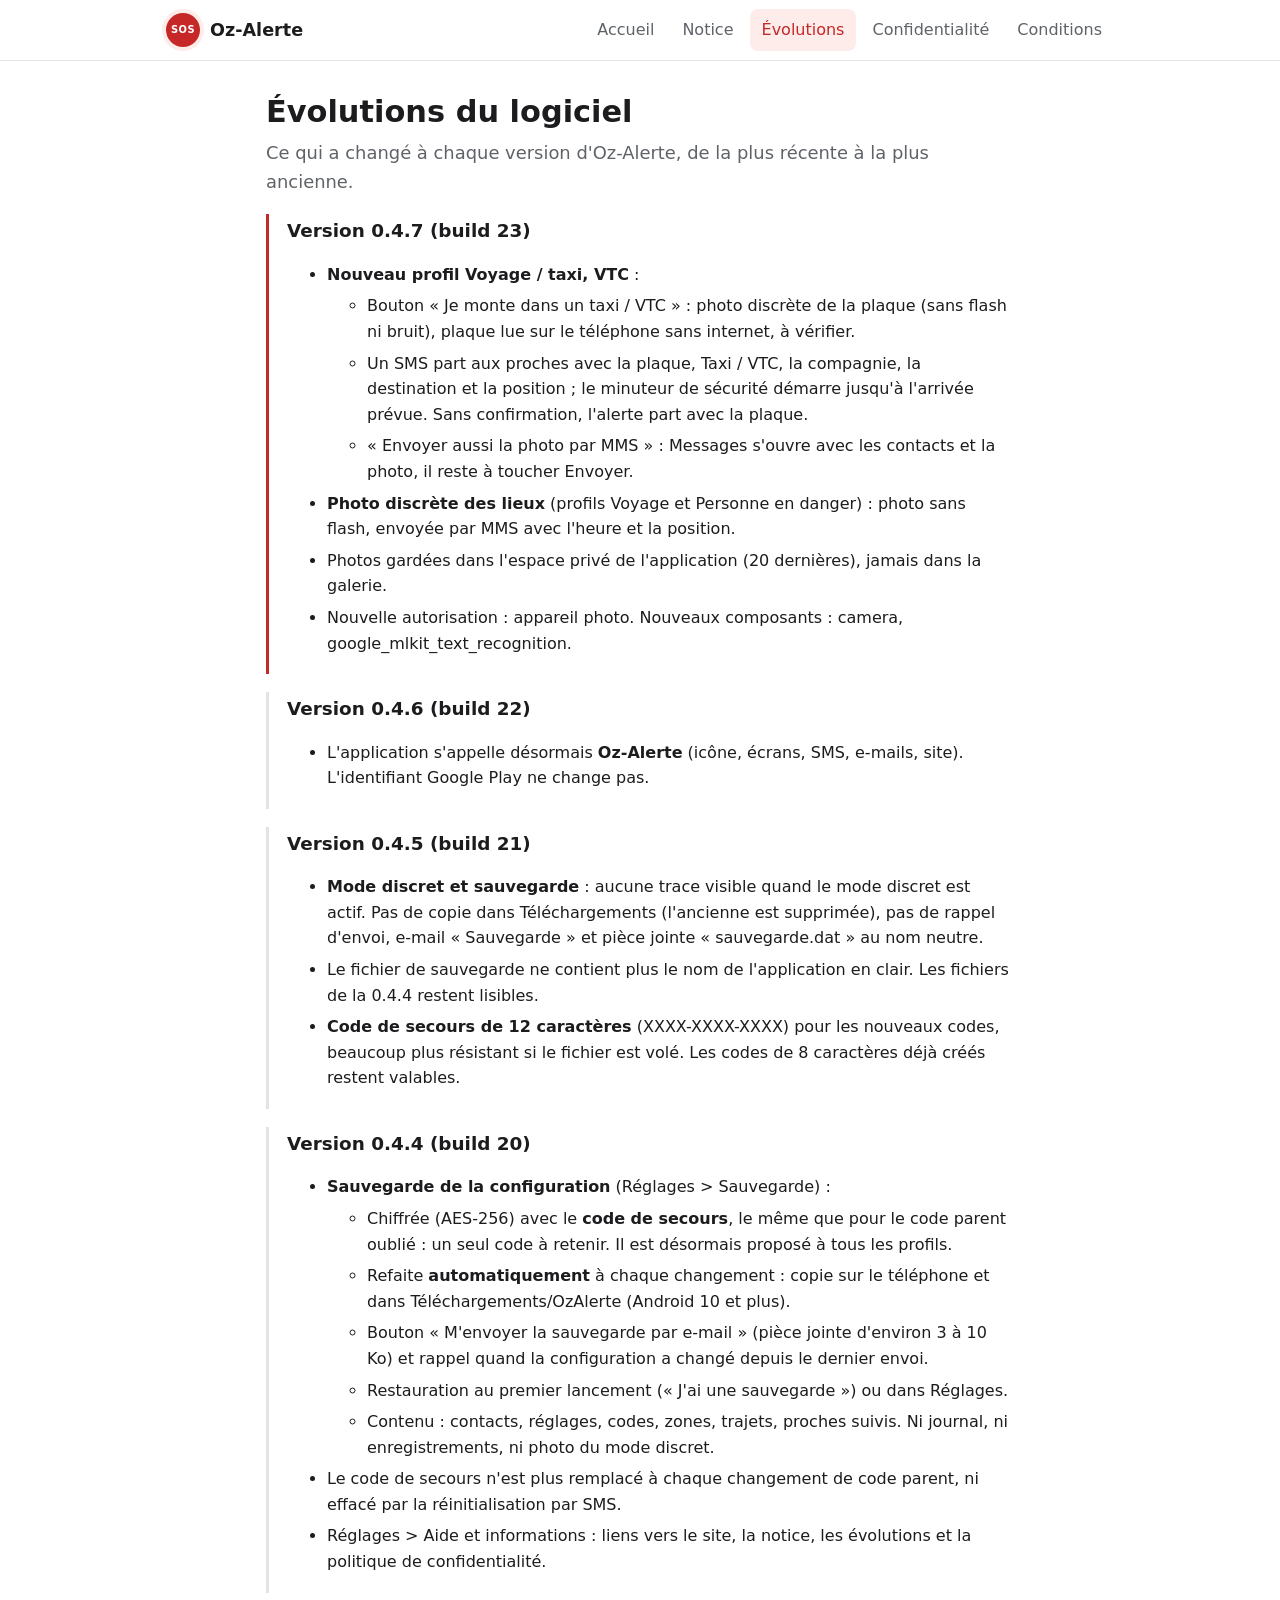
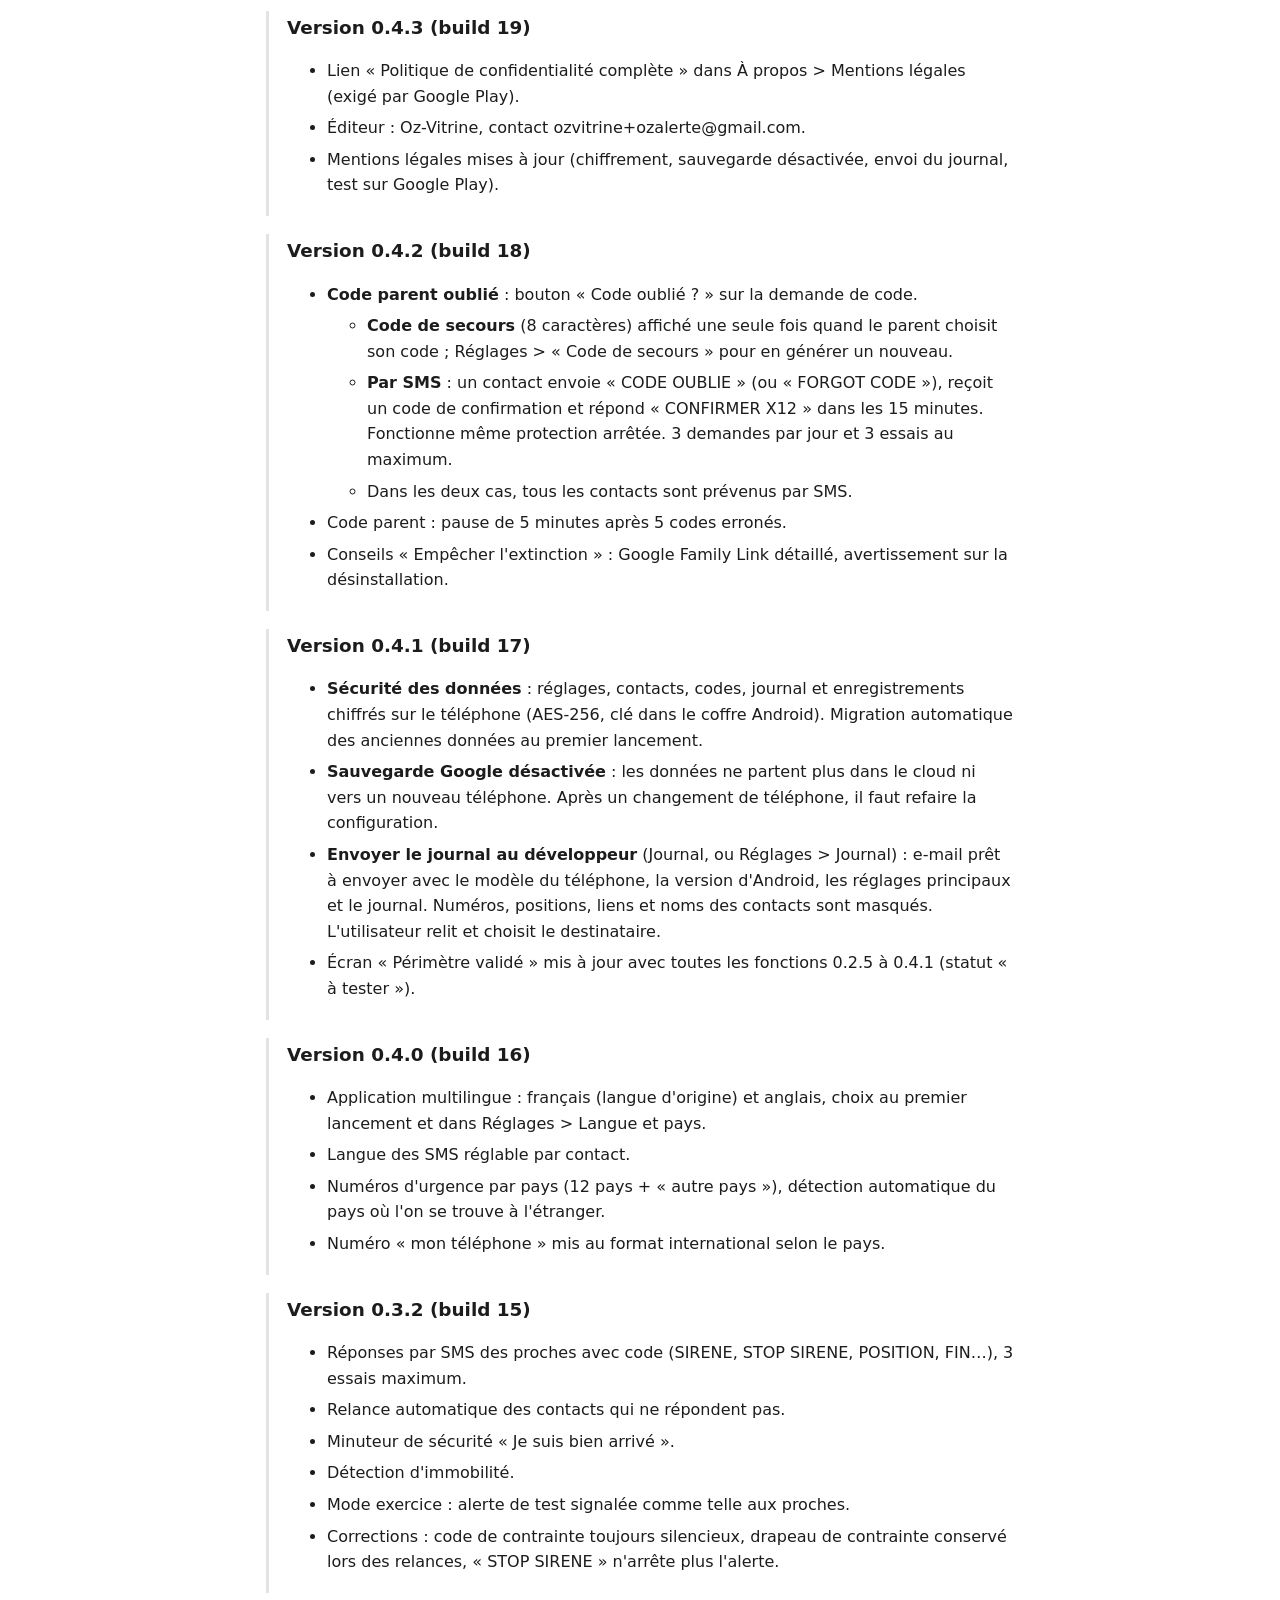
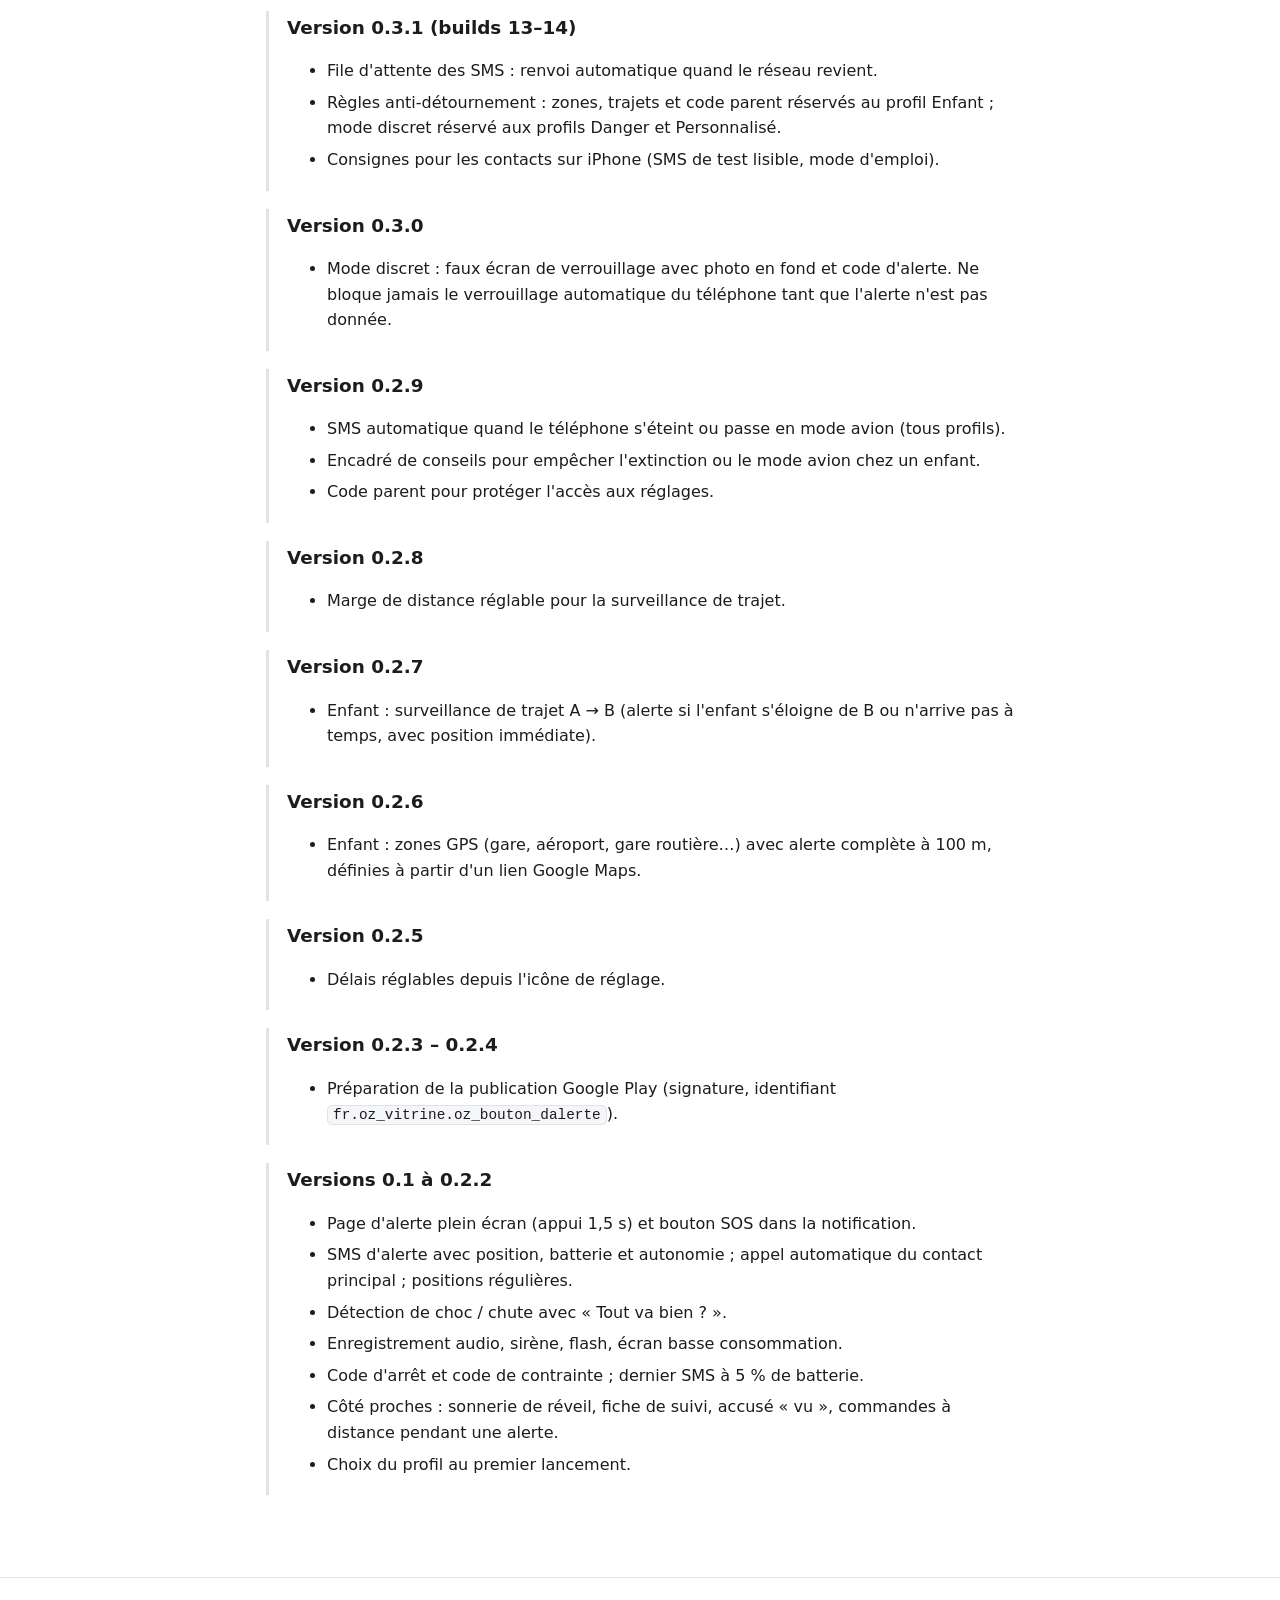
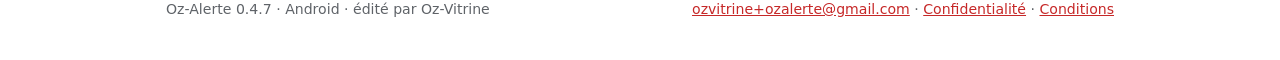
<file: evolutions.html>
<!doctype html>
<html lang="fr">
<head>
<meta charset="utf-8">
<meta name="viewport" content="width=device-width, initial-scale=1">
<title>Oz-Alerte – Évolutions</title>
<meta name="description" content="Historique des versions d'Oz-Alerte.">
<link rel="stylesheet" href="style.css">
</head>
<body>
<header class="top"><div class="top-in">
  <a class="brand" href="index.html"><span class="logo">SOS</span>Oz-Alerte</a>
  <nav class="tabs"><a href="index.html">Accueil</a><a href="notice.html">Notice</a><a href="evolutions.html" class=on>Évolutions</a><a href="confidentialite.html">Confidentialité</a><a href="conditions.html">Conditions</a></nav>
</div></header>
<main class="narrow">

<h1>Évolutions du logiciel</h1>
<p class="lead">Ce qui a changé à chaque version d'Oz-Alerte, de la plus récente à la plus ancienne.</p>
<div class="ver cur"><h2>Version 0.4.7 (build 23)</h2><ul><li><b>Nouveau profil Voyage / taxi, VTC</b> :<ul><li>Bouton « Je monte dans un taxi / VTC » : photo discrète de la plaque (sans flash ni bruit), plaque lue sur le téléphone sans internet, à vérifier.</li><li>Un SMS part aux proches avec la plaque, Taxi / VTC, la compagnie, la destination et la position ; le minuteur de sécurité démarre jusqu'à l'arrivée prévue. Sans confirmation, l'alerte part avec la plaque.</li><li>« Envoyer aussi la photo par MMS » : Messages s'ouvre avec les contacts et la photo, il reste à toucher Envoyer.</li></ul></li><li><b>Photo discrète des lieux</b> (profils Voyage et Personne en danger) : photo sans flash, envoyée par MMS avec l'heure et la position.</li><li>Photos gardées dans l'espace privé de l'application (20 dernières), jamais dans la galerie.</li><li>Nouvelle autorisation : appareil photo. Nouveaux composants : camera, google_mlkit_text_recognition.</li></ul></div><div class="ver"><h2>Version 0.4.6 (build 22)</h2><ul><li>L'application s'appelle désormais <b>Oz-Alerte</b> (icône, écrans, SMS, e-mails, site). L'identifiant Google Play ne change pas.</li></ul></div><div class="ver"><h2>Version 0.4.5 (build 21)</h2><ul><li><b>Mode discret et sauvegarde</b> : aucune trace visible quand le mode discret est actif. Pas de copie dans Téléchargements (l'ancienne est supprimée), pas de rappel d'envoi, e-mail « Sauvegarde » et pièce jointe « sauvegarde.dat » au nom neutre.</li><li>Le fichier de sauvegarde ne contient plus le nom de l'application en clair. Les fichiers de la 0.4.4 restent lisibles.</li><li><b>Code de secours de 12 caractères</b> (XXXX-XXXX-XXXX) pour les nouveaux codes, beaucoup plus résistant si le fichier est volé. Les codes de 8 caractères déjà créés restent valables.</li></ul></div><div class="ver"><h2>Version 0.4.4 (build 20)</h2><ul><li><b>Sauvegarde de la configuration</b> (Réglages > Sauvegarde) :<ul><li>Chiffrée (AES-256) avec le <b>code de secours</b>, le même que pour le code parent oublié : un seul code à retenir. Il est désormais proposé à tous les profils.</li><li>Refaite <b>automatiquement</b> à chaque changement : copie sur le téléphone et dans Téléchargements/OzAlerte (Android 10 et plus).</li><li>Bouton « M'envoyer la sauvegarde par e-mail » (pièce jointe d'environ 3 à 10 Ko) et rappel quand la configuration a changé depuis le dernier envoi.</li><li>Restauration au premier lancement (« J'ai une sauvegarde ») ou dans Réglages.</li><li>Contenu : contacts, réglages, codes, zones, trajets, proches suivis. Ni journal, ni enregistrements, ni photo du mode discret.</li></ul></li><li>Le code de secours n'est plus remplacé à chaque changement de code parent, ni effacé par la réinitialisation par SMS.</li><li>Réglages > Aide et informations : liens vers le site, la notice, les évolutions et la politique de confidentialité.</li></ul></div><div class="ver"><h2>Version 0.4.3 (build 19)</h2><ul><li>Lien « Politique de confidentialité complète » dans À propos > Mentions légales (exigé par Google Play).</li><li>Éditeur : Oz-Vitrine, contact ozvitrine+ozalerte@gmail.com.</li><li>Mentions légales mises à jour (chiffrement, sauvegarde désactivée, envoi du journal, test sur Google Play).</li></ul></div><div class="ver"><h2>Version 0.4.2 (build 18)</h2><ul><li><b>Code parent oublié</b> : bouton « Code oublié ? » sur la demande de code.<ul><li><b>Code de secours</b> (8 caractères) affiché une seule fois quand le parent choisit son code ; Réglages > « Code de secours » pour en générer un nouveau.</li><li><b>Par SMS</b> : un contact envoie « CODE OUBLIE » (ou « FORGOT CODE »), reçoit un code de confirmation et répond « CONFIRMER X12 » dans les 15 minutes. Fonctionne même protection arrêtée. 3 demandes par jour et 3 essais au maximum.</li><li>Dans les deux cas, tous les contacts sont prévenus par SMS.</li></ul></li><li>Code parent : pause de 5 minutes après 5 codes erronés.</li><li>Conseils « Empêcher l'extinction » : Google Family Link détaillé, avertissement sur la désinstallation.</li></ul></div><div class="ver"><h2>Version 0.4.1 (build 17)</h2><ul><li><b>Sécurité des données</b> : réglages, contacts, codes, journal et enregistrements chiffrés sur le téléphone (AES-256, clé dans le coffre Android). Migration automatique des anciennes données au premier lancement.</li><li><b>Sauvegarde Google désactivée</b> : les données ne partent plus dans le cloud ni vers un nouveau téléphone. Après un changement de téléphone, il faut refaire la configuration.</li><li><b>Envoyer le journal au développeur</b> (Journal, ou Réglages > Journal) : e-mail prêt à envoyer avec le modèle du téléphone, la version d'Android, les réglages principaux et le journal. Numéros, positions, liens et noms des contacts sont masqués. L'utilisateur relit et choisit le destinataire.</li><li>Écran « Périmètre validé » mis à jour avec toutes les fonctions 0.2.5 à 0.4.1 (statut « à tester »).</li></ul></div><div class="ver"><h2>Version 0.4.0 (build 16)</h2><ul><li>Application multilingue : français (langue d'origine) et anglais, choix au premier lancement et dans Réglages > Langue et pays.</li><li>Langue des SMS réglable par contact.</li><li>Numéros d'urgence par pays (12 pays + « autre pays »), détection automatique du pays où l'on se trouve à l'étranger.</li><li>Numéro « mon téléphone » mis au format international selon le pays.</li></ul></div><div class="ver"><h2>Version 0.3.2 (build 15)</h2><ul><li>Réponses par SMS des proches avec code (SIRENE, STOP SIRENE, POSITION, FIN…), 3 essais maximum.</li><li>Relance automatique des contacts qui ne répondent pas.</li><li>Minuteur de sécurité « Je suis bien arrivé ».</li><li>Détection d'immobilité.</li><li>Mode exercice : alerte de test signalée comme telle aux proches.</li><li>Corrections : code de contrainte toujours silencieux, drapeau de contrainte conservé lors des relances, « STOP SIRENE » n'arrête plus l'alerte.</li></ul></div><div class="ver"><h2>Version 0.3.1 (builds 13–14)</h2><ul><li>File d'attente des SMS : renvoi automatique quand le réseau revient.</li><li>Règles anti-détournement : zones, trajets et code parent réservés au profil Enfant ; mode discret réservé aux profils Danger et Personnalisé.</li><li>Consignes pour les contacts sur iPhone (SMS de test lisible, mode d'emploi).</li></ul></div><div class="ver"><h2>Version 0.3.0</h2><ul><li>Mode discret : faux écran de verrouillage avec photo en fond et code d'alerte. Ne bloque jamais le verrouillage automatique du téléphone tant que l'alerte n'est pas donnée.</li></ul></div><div class="ver"><h2>Version 0.2.9</h2><ul><li>SMS automatique quand le téléphone s'éteint ou passe en mode avion (tous profils).</li><li>Encadré de conseils pour empêcher l'extinction ou le mode avion chez un enfant.</li><li>Code parent pour protéger l'accès aux réglages.</li></ul></div><div class="ver"><h2>Version 0.2.8</h2><ul><li>Marge de distance réglable pour la surveillance de trajet.</li></ul></div><div class="ver"><h2>Version 0.2.7</h2><ul><li>Enfant : surveillance de trajet A → B (alerte si l'enfant s'éloigne de B ou n'arrive pas à temps, avec position immédiate).</li></ul></div><div class="ver"><h2>Version 0.2.6</h2><ul><li>Enfant : zones GPS (gare, aéroport, gare routière…) avec alerte complète à 100 m, définies à partir d'un lien Google Maps.</li></ul></div><div class="ver"><h2>Version 0.2.5</h2><ul><li>Délais réglables depuis l'icône de réglage.</li></ul></div><div class="ver"><h2>Version 0.2.3 – 0.2.4</h2><ul><li>Préparation de la publication Google Play (signature, identifiant <code>fr.oz_vitrine.oz_bouton_dalerte</code>).</li></ul></div>
<div class="ver"><h2>Versions 0.1 à 0.2.2</h2><ul>
<li>Page d'alerte plein écran (appui 1,5 s) et bouton SOS dans la notification.</li>
<li>SMS d'alerte avec position, batterie et autonomie ; appel automatique du contact principal ; positions régulières.</li>
<li>Détection de choc / chute avec « Tout va bien ? ».</li>
<li>Enregistrement audio, sirène, flash, écran basse consommation.</li>
<li>Code d'arrêt et code de contrainte ; dernier SMS à 5 % de batterie.</li>
<li>Côté proches : sonnerie de réveil, fiche de suivi, accusé « vu », commandes à distance pendant une alerte.</li>
<li>Choix du profil au premier lancement.</li>
</ul></div>

</main>
<footer><div class="in">
  <span>Oz-Alerte 0.4.7 · Android · édité par Oz-Vitrine</span>
  <span><a href="mailto:ozvitrine+ozalerte@gmail.com">ozvitrine+ozalerte@gmail.com</a> · <a href="confidentialite.html">Confidentialité</a> · <a href="conditions.html">Conditions</a></span>
</div></footer>
</body>
</html>
</file>
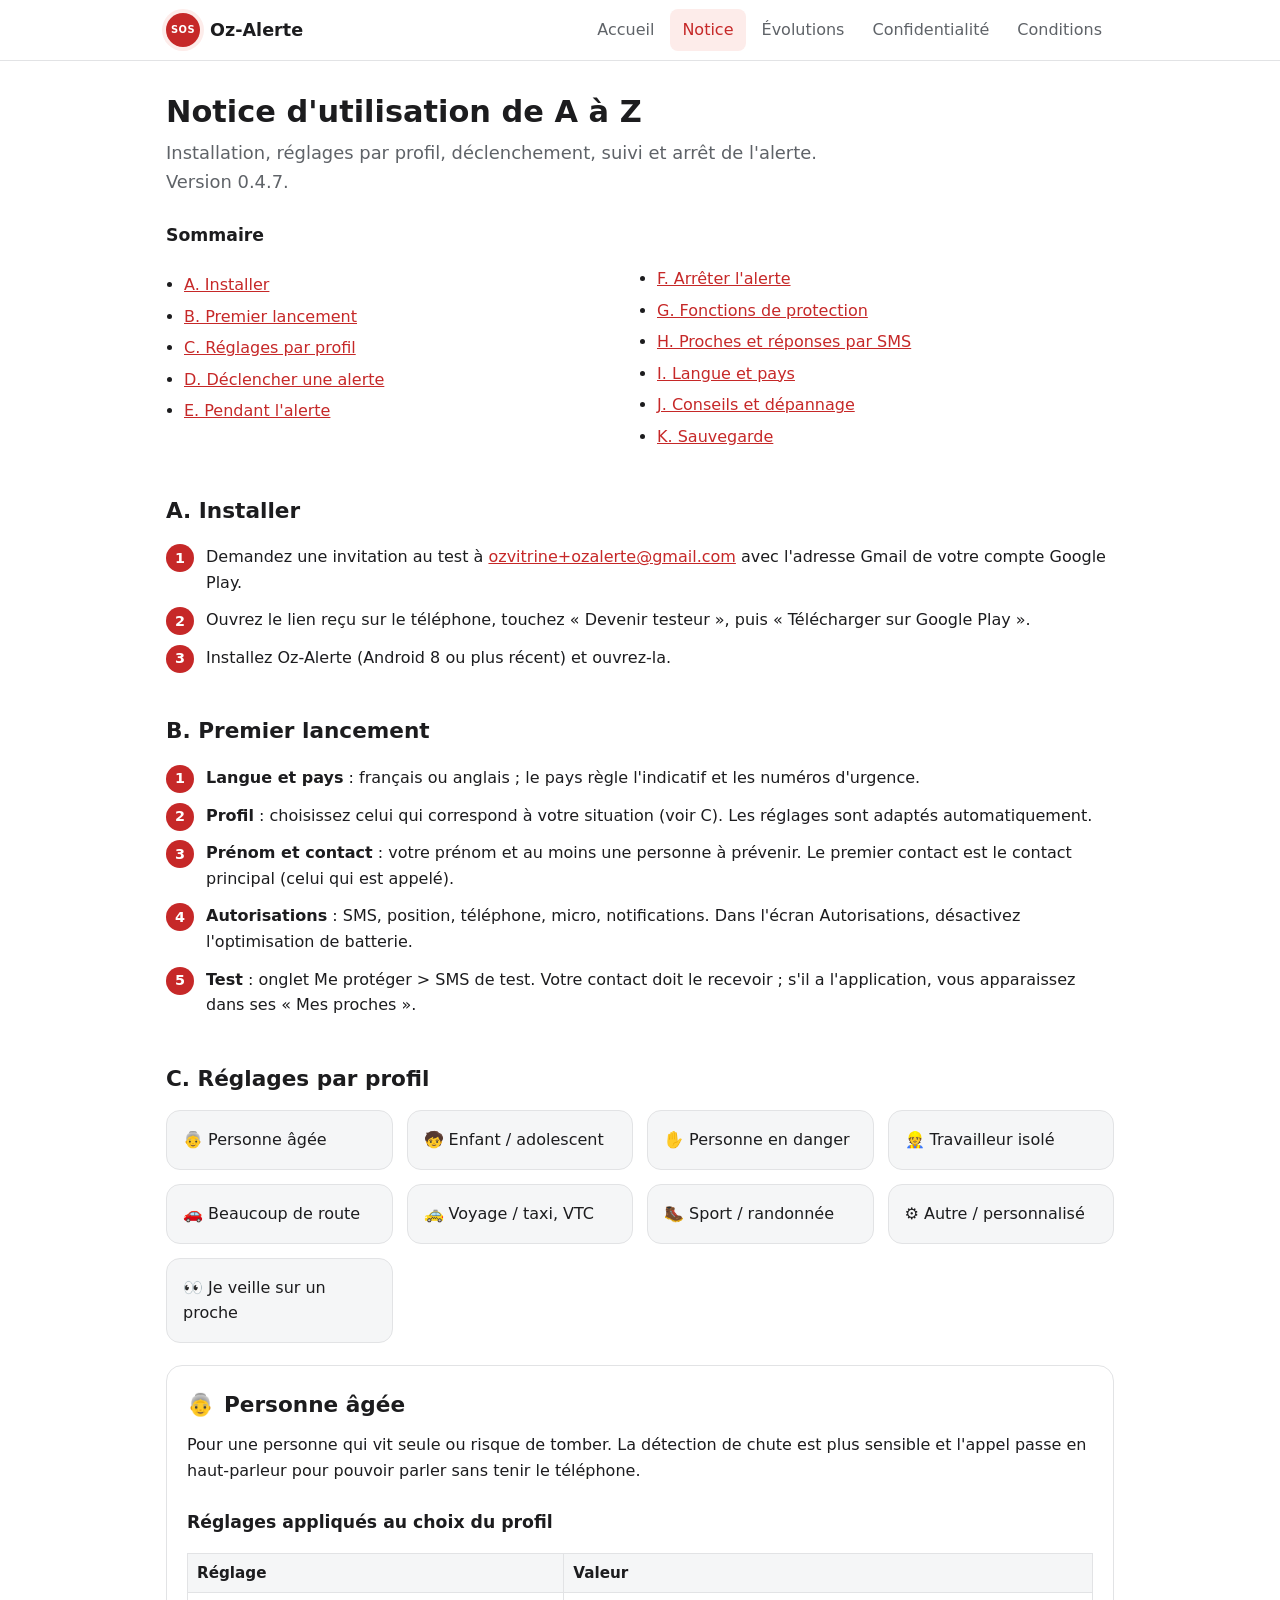
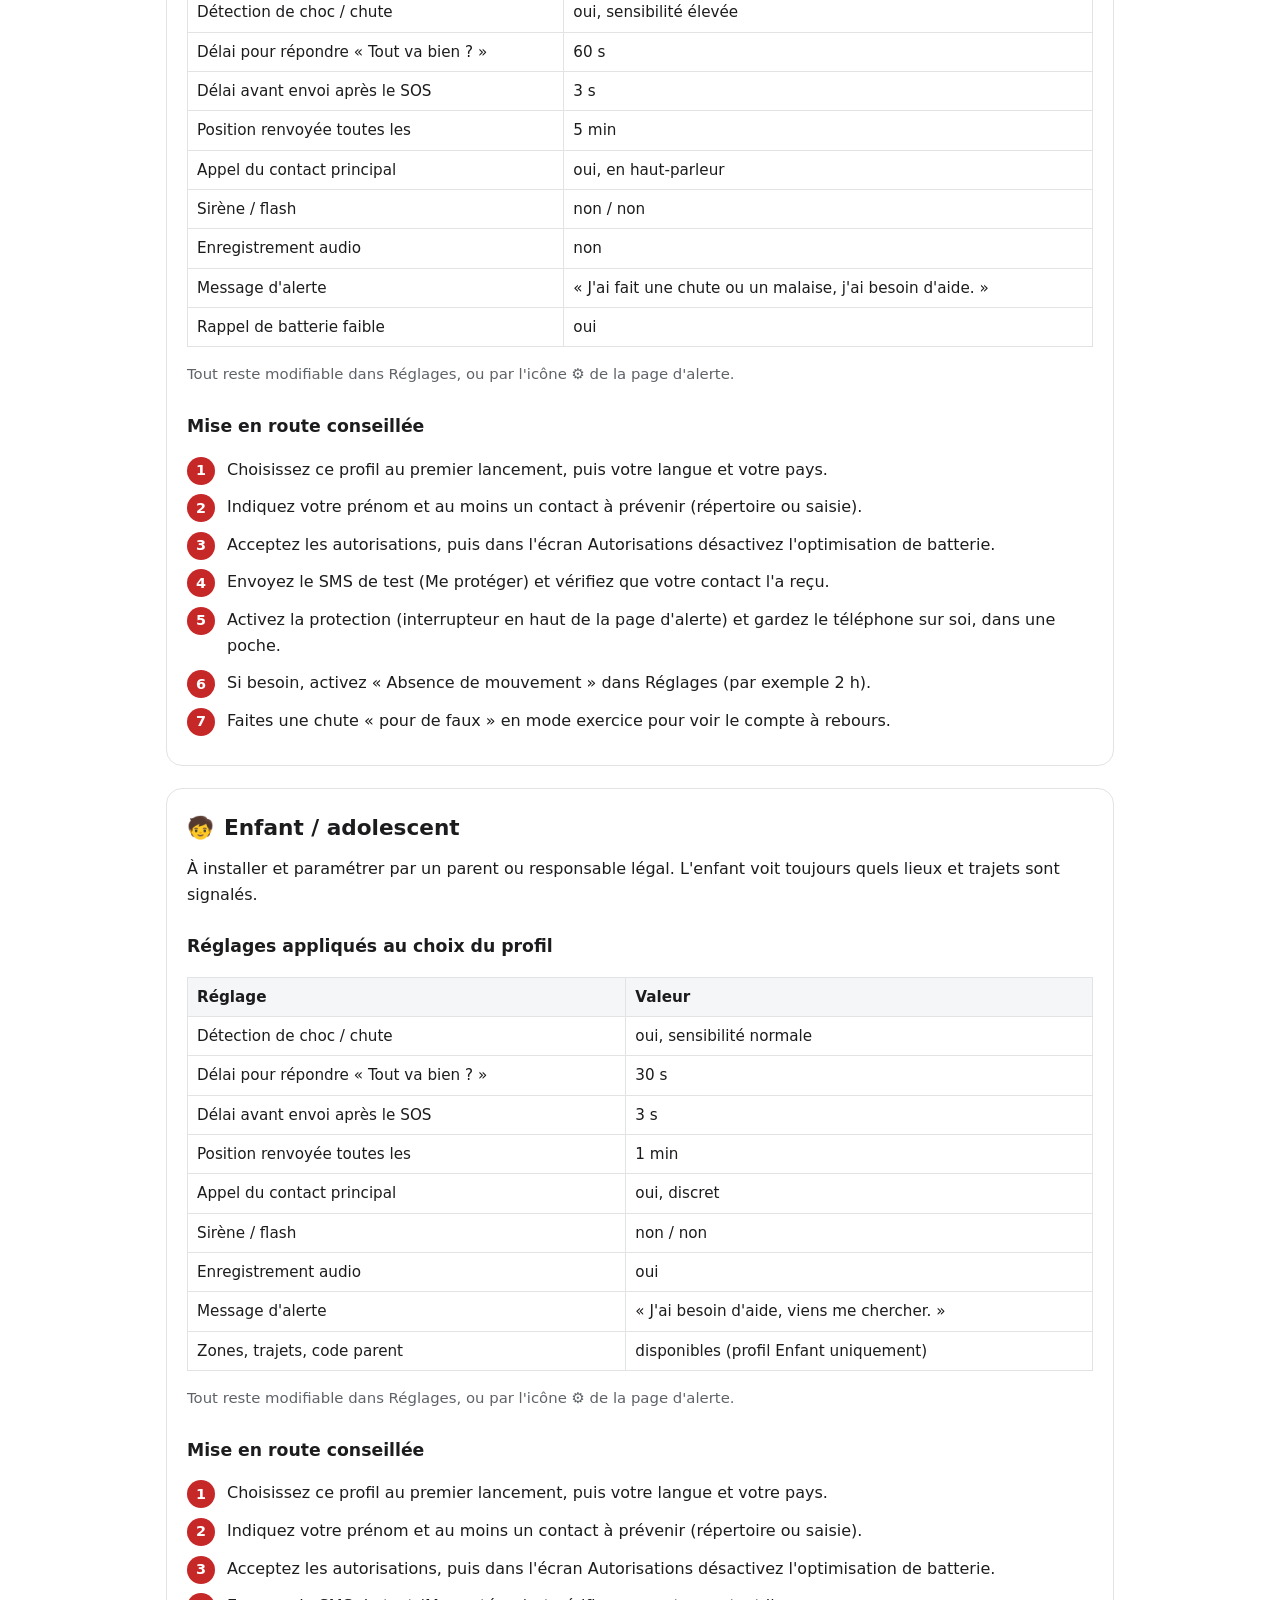
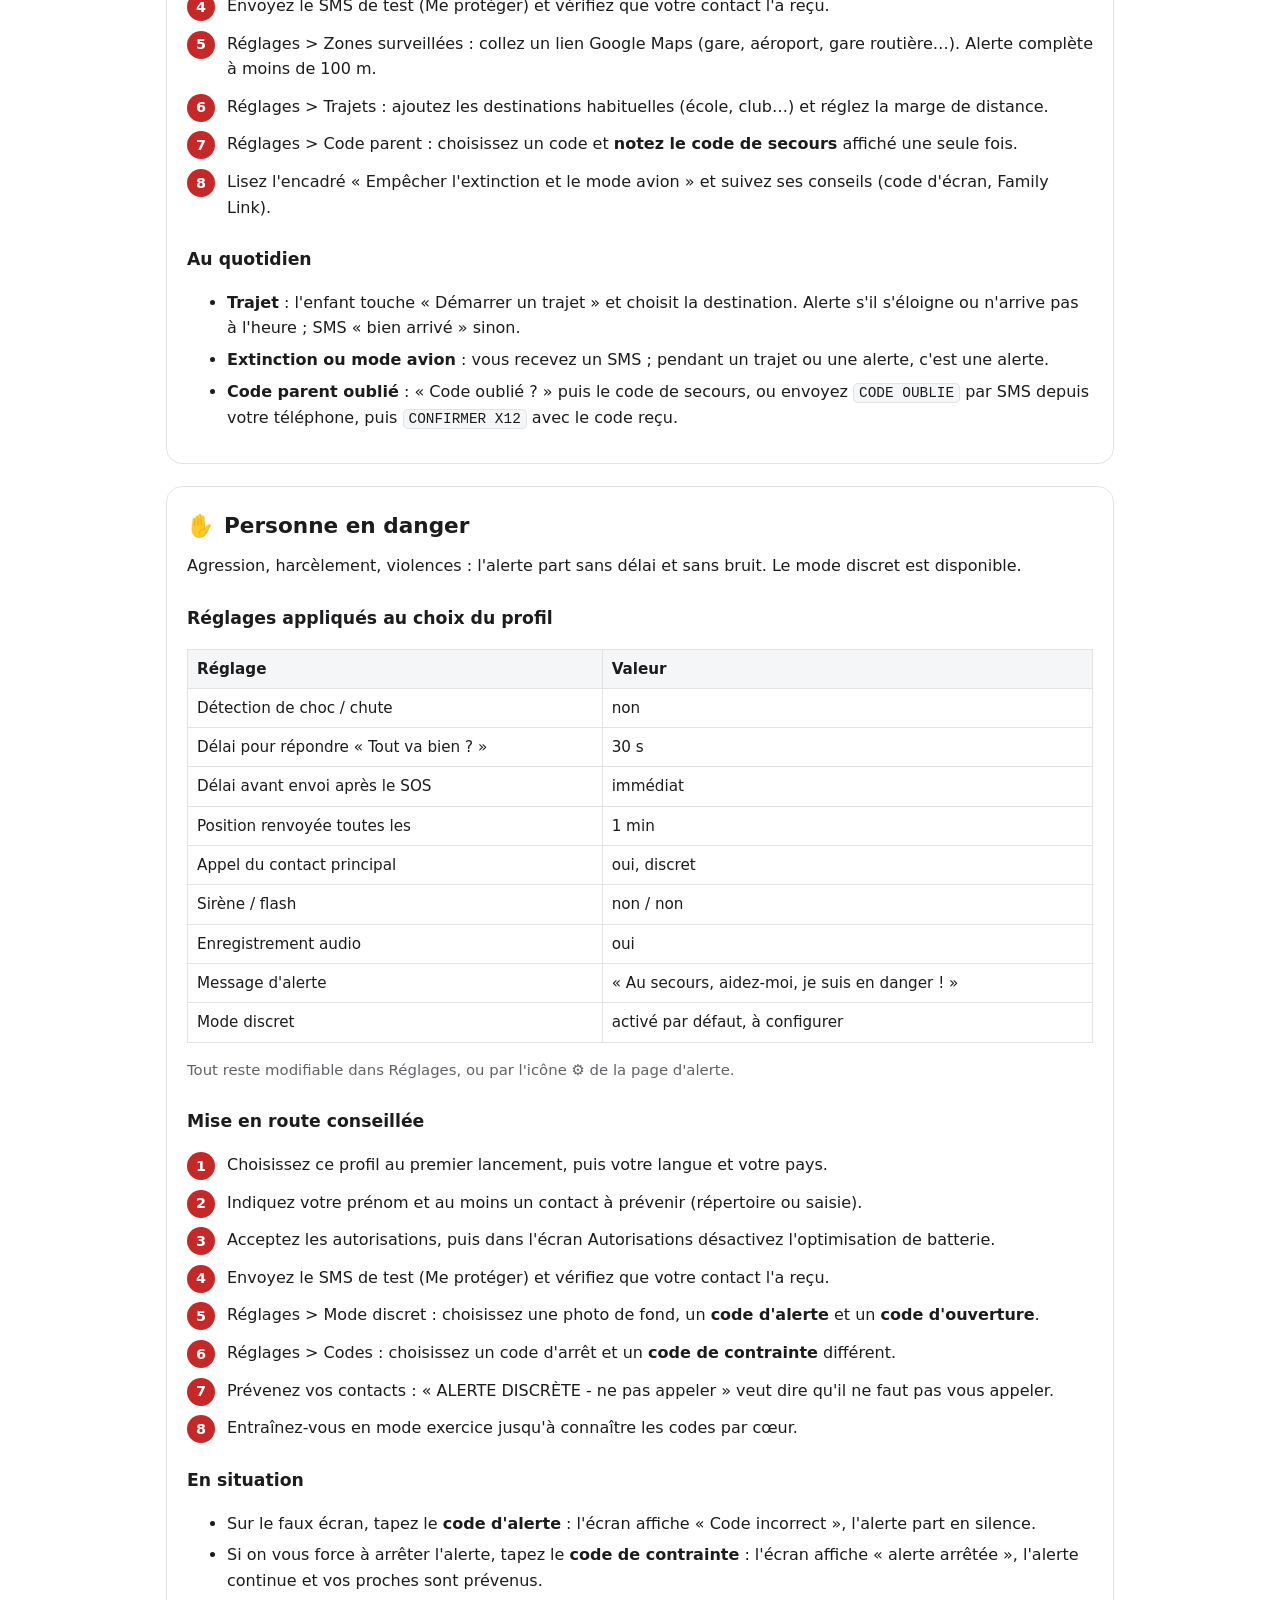
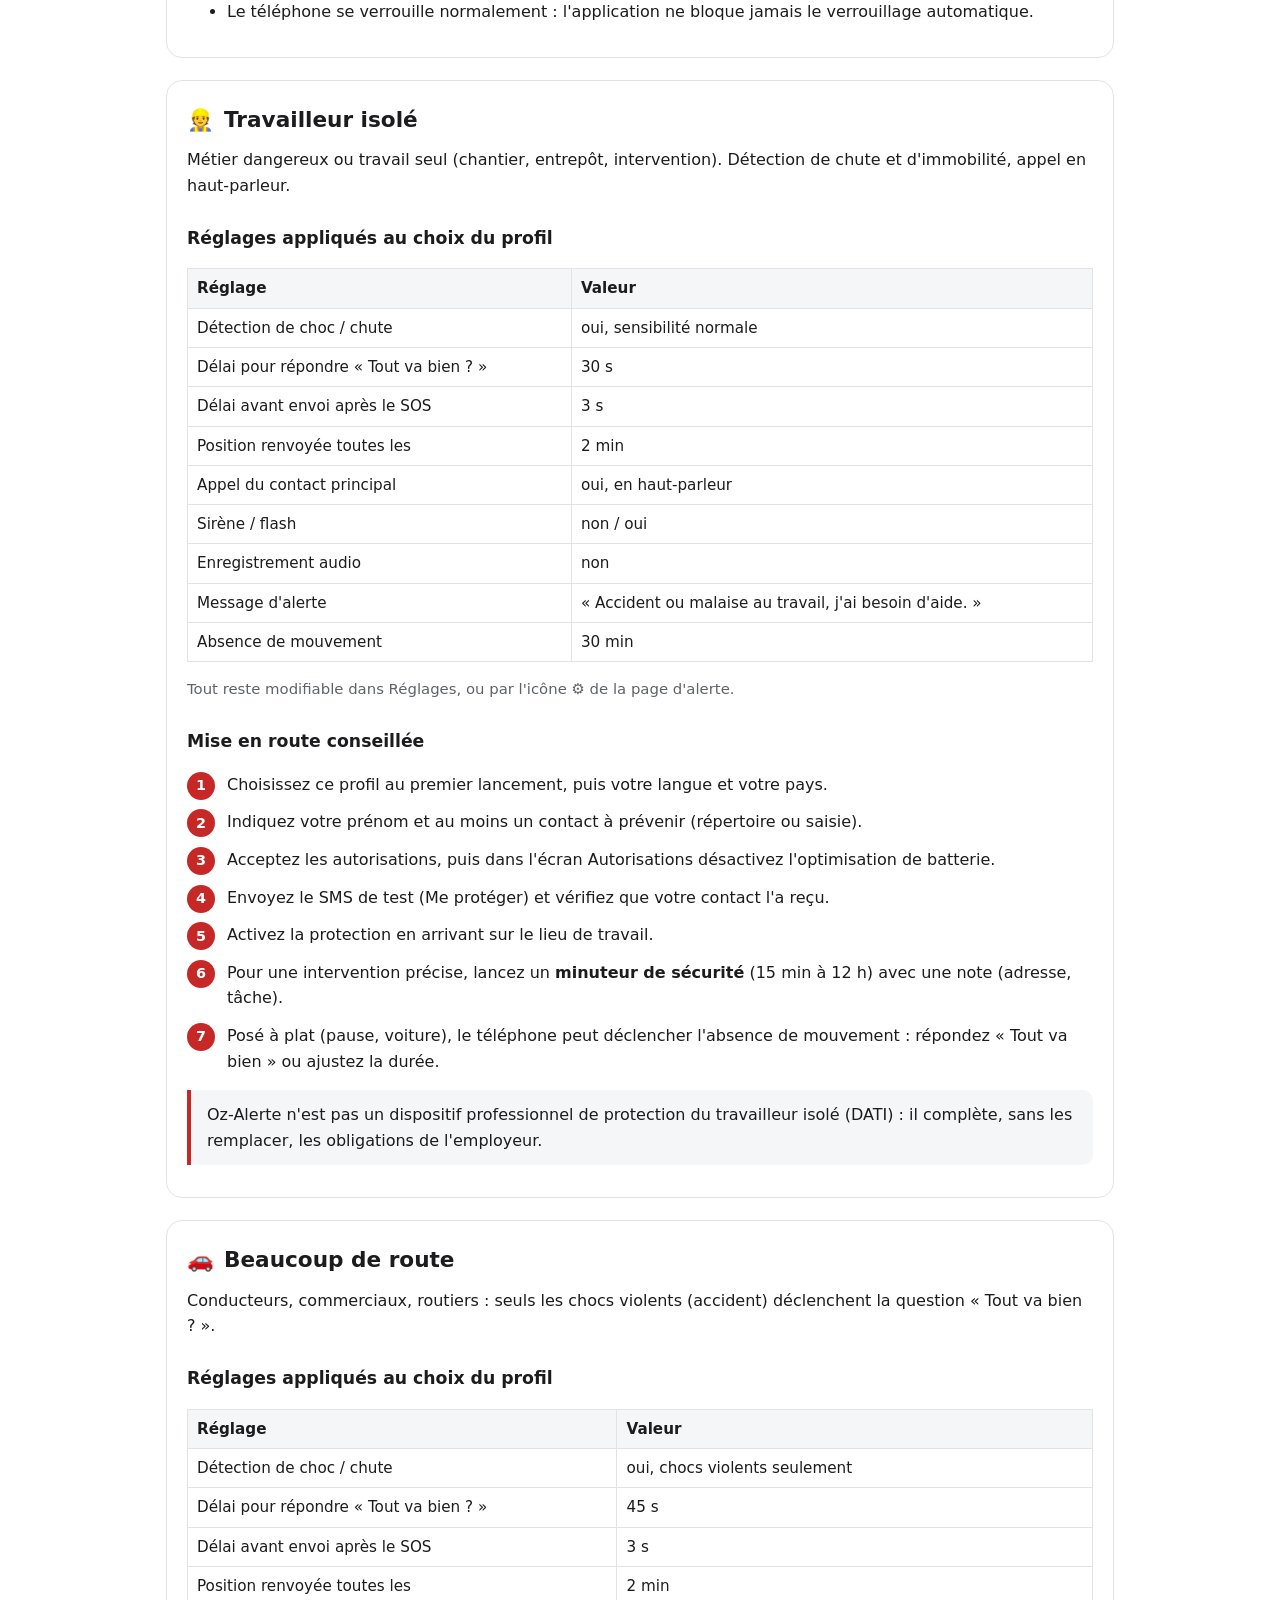
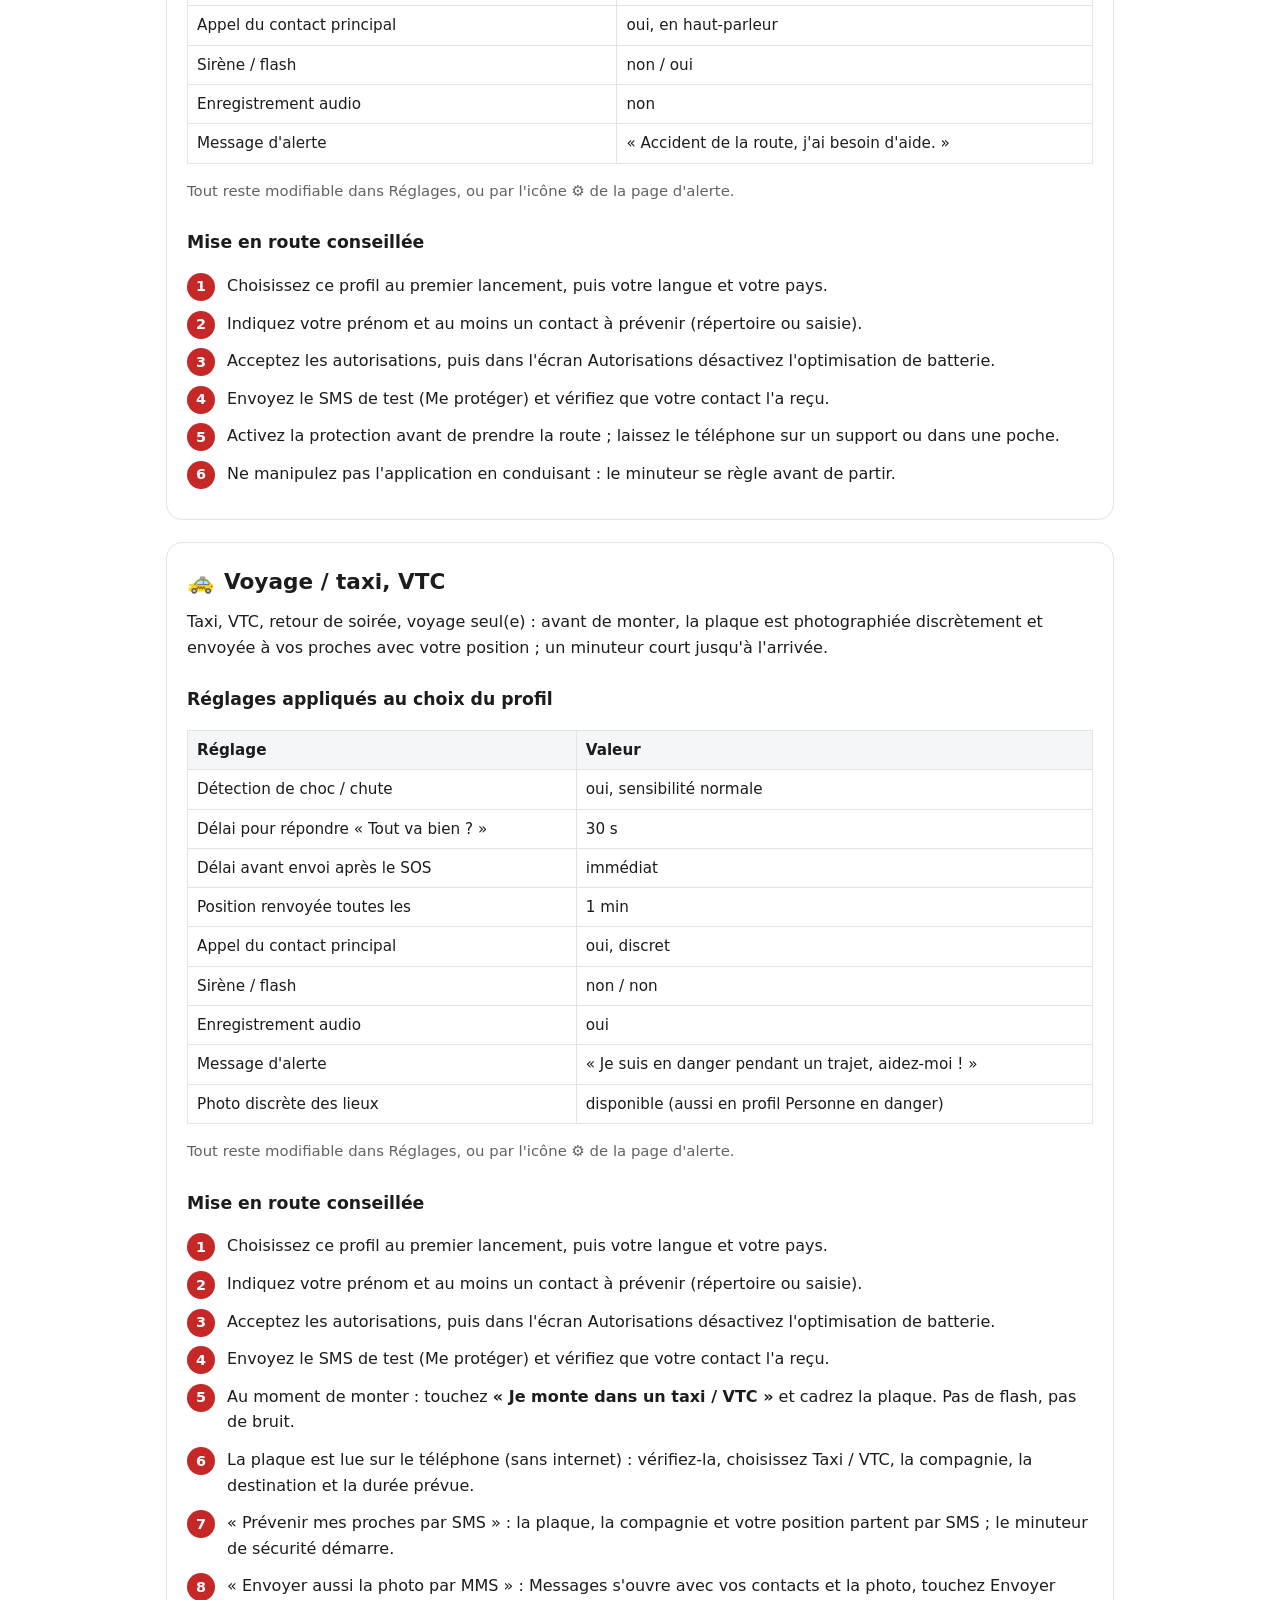
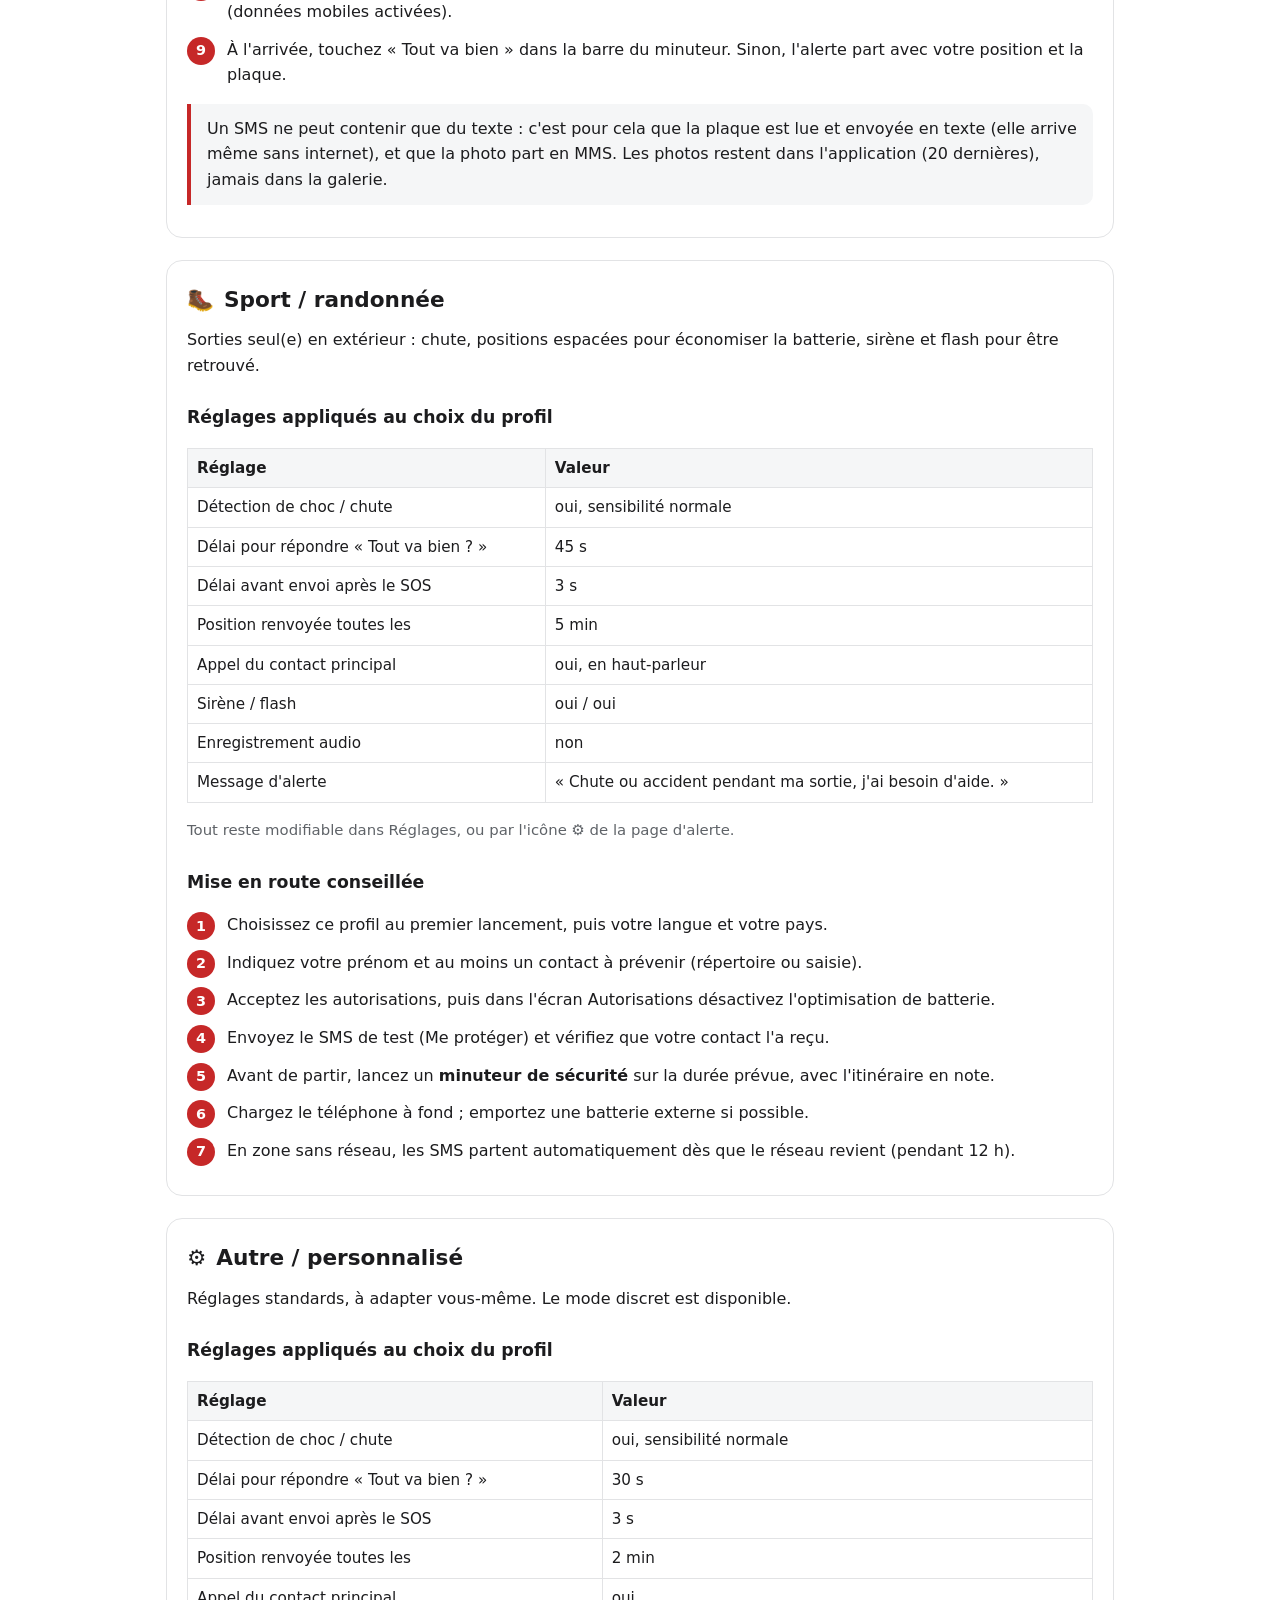
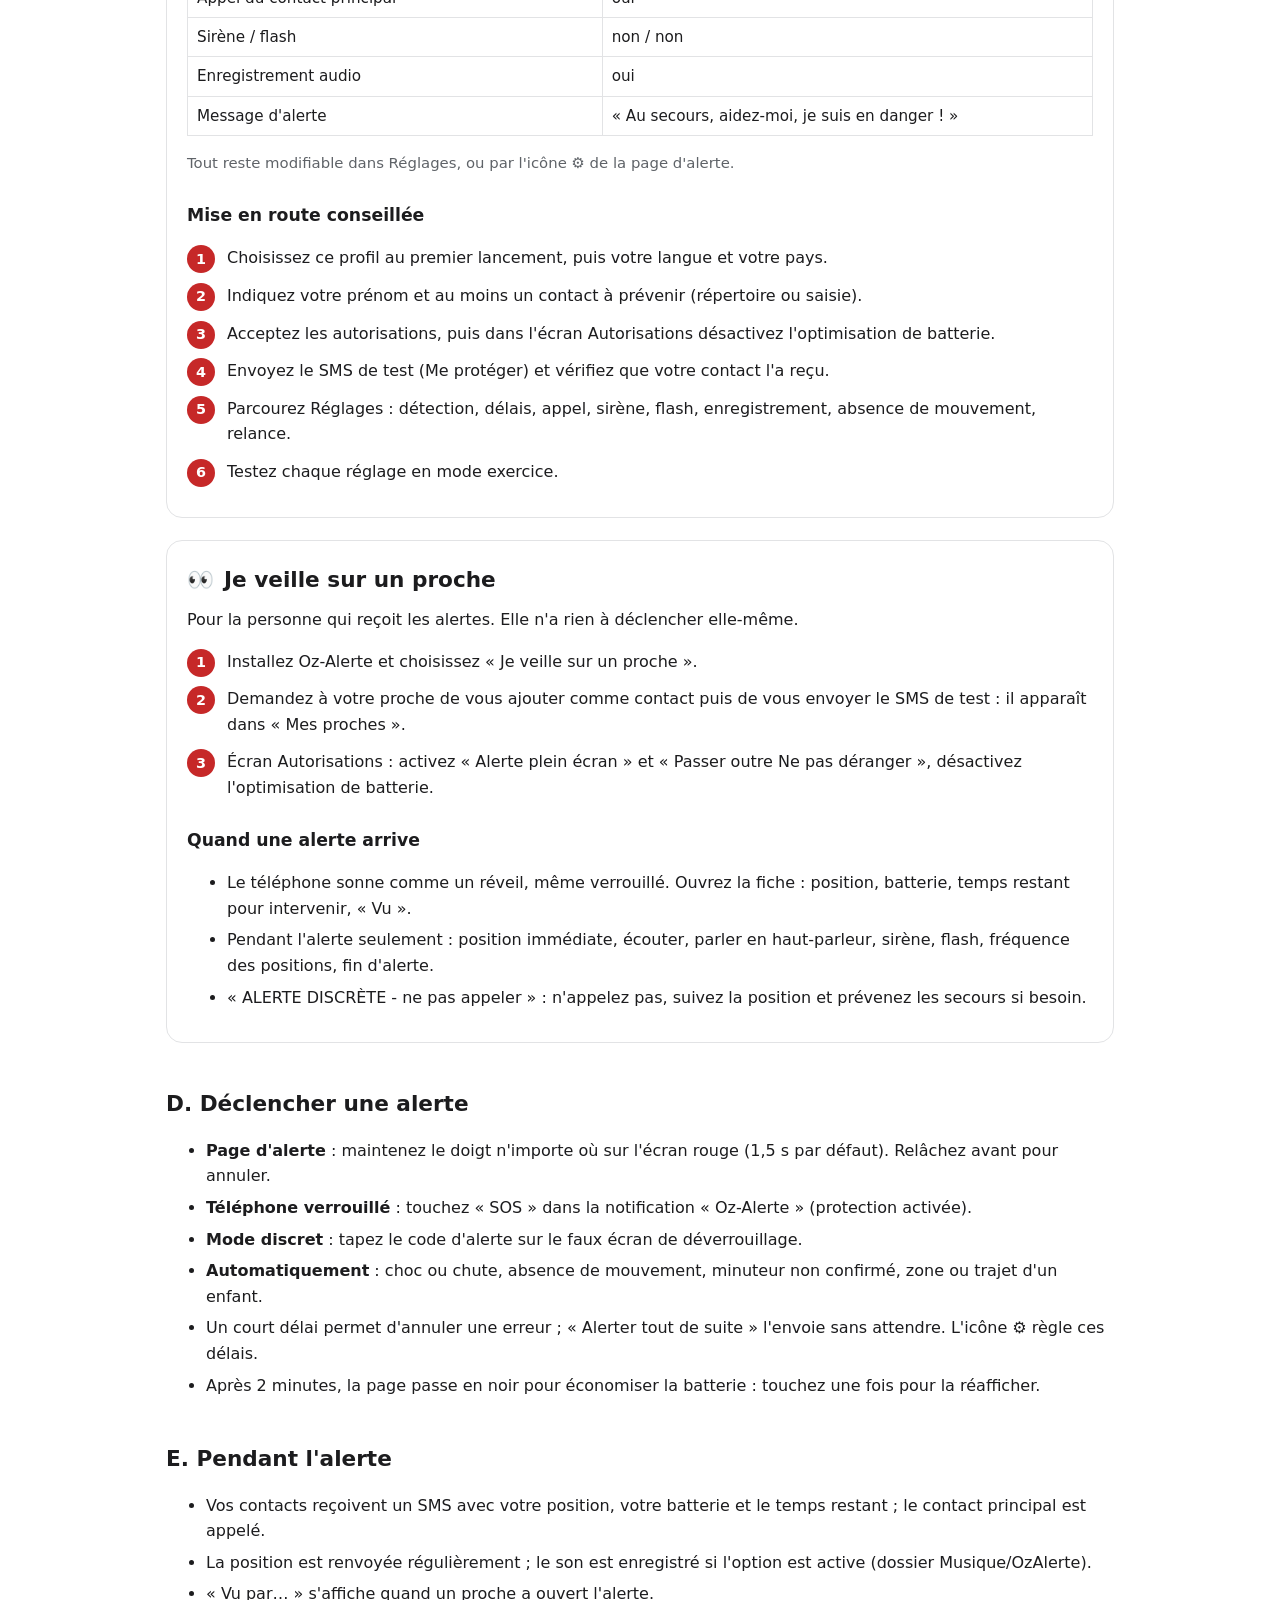
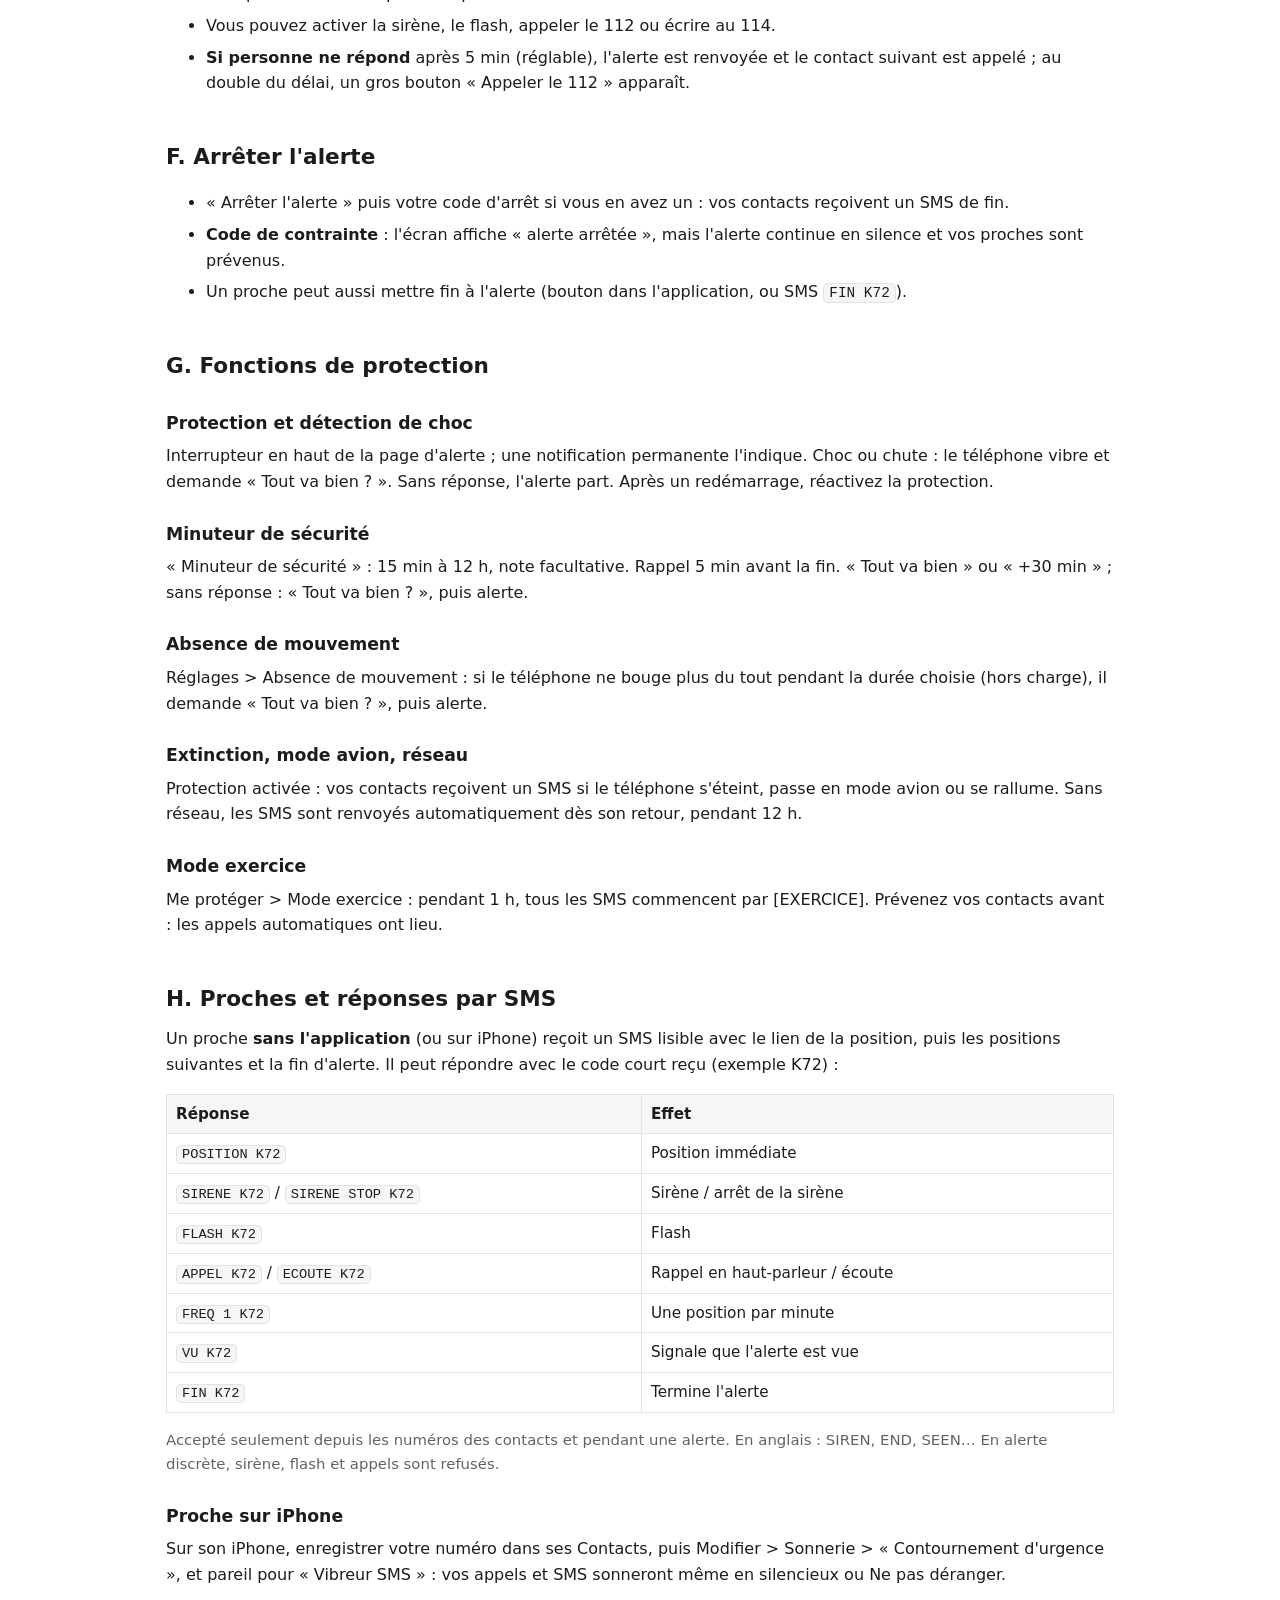
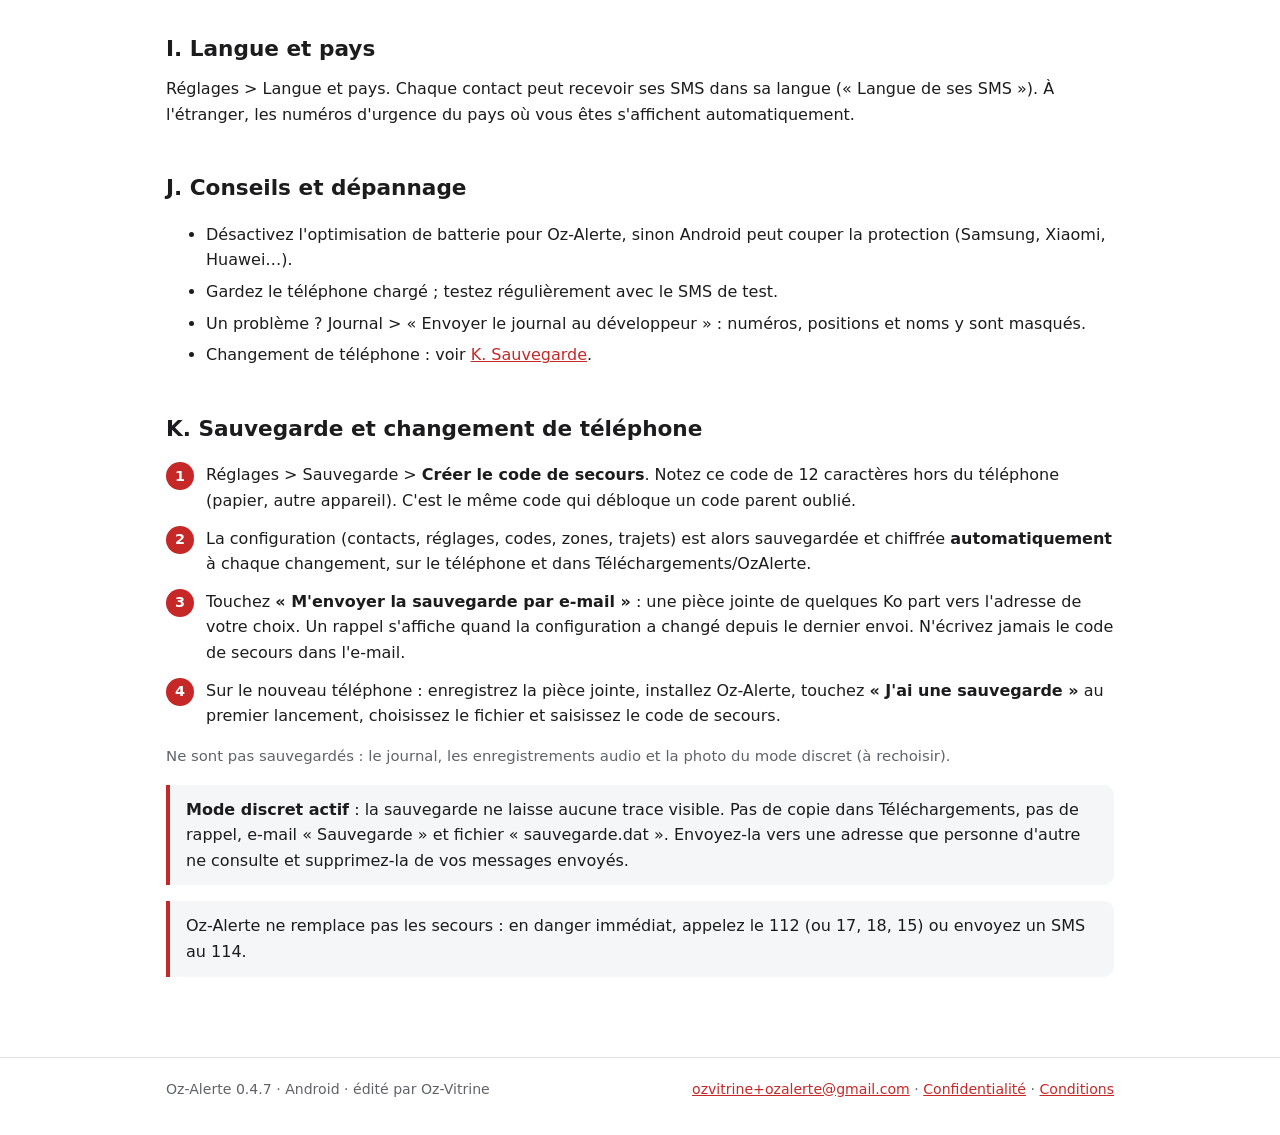
<file: notice.html>
<!doctype html>
<html lang="fr">
<head>
<meta charset="utf-8">
<meta name="viewport" content="width=device-width, initial-scale=1">
<title>Oz-Alerte – Notice d'utilisation</title>
<meta name="description" content="Notice d'utilisation d'Oz-Alerte de A à Z, par profil.">
<link rel="stylesheet" href="style.css">
</head>
<body>
<header class="top"><div class="top-in">
  <a class="brand" href="index.html"><span class="logo">SOS</span>Oz-Alerte</a>
  <nav class="tabs"><a href="index.html">Accueil</a><a href="notice.html" class=on>Notice</a><a href="evolutions.html">Évolutions</a><a href="confidentialite.html">Confidentialité</a><a href="conditions.html">Conditions</a></nav>
</div></header>
<main>

<h1>Notice d'utilisation de A à Z</h1>
<p class="lead">Installation, réglages par profil, déclenchement, suivi et arrêt de l'alerte. Version 0.4.7.</p>
<h3>Sommaire</h3>
<ul class="toc">
<li><a href="#a">A. Installer</a></li><li><a href="#b">B. Premier lancement</a></li>
<li><a href="#c">C. Réglages par profil</a></li><li><a href="#d">D. Déclencher une alerte</a></li>
<li><a href="#e">E. Pendant l'alerte</a></li><li><a href="#f">F. Arrêter l'alerte</a></li>
<li><a href="#g">G. Fonctions de protection</a></li><li><a href="#h">H. Proches et réponses par SMS</a></li>
<li><a href="#i">I. Langue et pays</a></li><li><a href="#j">J. Conseils et dépannage</a></li><li><a href="#k">K. Sauvegarde</a></li>
</ul>

<h2 id="a">A. Installer</h2>
<ol class="steps">
<li>Demandez une invitation au test à <a href="mailto:ozvitrine+ozalerte@gmail.com">ozvitrine+ozalerte@gmail.com</a> avec l'adresse Gmail de votre compte Google Play.</li>
<li>Ouvrez le lien reçu sur le téléphone, touchez « Devenir testeur », puis « Télécharger sur Google Play ».</li>
<li>Installez Oz-Alerte (Android 8 ou plus récent) et ouvrez-la.</li>
</ol>

<h2 id="b">B. Premier lancement</h2>
<ol class="steps">
<li><b>Langue et pays</b> : français ou anglais ; le pays règle l'indicatif et les numéros d'urgence.</li>
<li><b>Profil</b> : choisissez celui qui correspond à votre situation (voir C). Les réglages sont adaptés automatiquement.</li>
<li><b>Prénom et contact</b> : votre prénom et au moins une personne à prévenir. Le premier contact est le contact principal (celui qui est appelé).</li>
<li><b>Autorisations</b> : SMS, position, téléphone, micro, notifications. Dans l'écran Autorisations, désactivez l'optimisation de batterie.</li>
<li><b>Test</b> : onglet Me protéger > SMS de test. Votre contact doit le recevoir ; s'il a l'application, vous apparaissez dans ses « Mes proches ».</li>
</ol>

<h2 id="c">C. Réglages par profil</h2>
<div class="grid">
<a class="card" href="#senior">👵 Personne âgée</a><a class="card" href="#child">🧒 Enfant / adolescent</a>
<a class="card" href="#danger">✋ Personne en danger</a><a class="card" href="#worker">👷 Travailleur isolé</a>
<a class="card" href="#driver">🚗 Beaucoup de route</a><a class="card" href="#travel">🚕 Voyage / taxi, VTC</a><a class="card" href="#outdoor">🥾 Sport / randonnée</a>
<a class="card" href="#custom">⚙️ Autre / personnalisé</a><a class="card" href="#watcher">👀 Je veille sur un proche</a>
</div>
<section class="profile" id="senior">
<h2><span>👵</span> Personne âgée</h2>
<p>Pour une personne qui vit seule ou risque de tomber. La détection de chute est plus sensible et l'appel passe en haut-parleur pour pouvoir parler sans tenir le téléphone.</p>
<h3>Réglages appliqués au choix du profil</h3>
<div class="wrap"><table><tr><th>Réglage</th><th>Valeur</th></tr><tr><td>Détection de choc / chute</td><td>oui, sensibilité élevée</td></tr><tr><td>Délai pour répondre « Tout va bien ? »</td><td>60 s</td></tr><tr><td>Délai avant envoi après le SOS</td><td>3 s</td></tr><tr><td>Position renvoyée toutes les</td><td>5 min</td></tr><tr><td>Appel du contact principal</td><td>oui, en haut-parleur</td></tr><tr><td>Sirène / flash</td><td>non / non</td></tr><tr><td>Enregistrement audio</td><td>non</td></tr><tr><td>Message d'alerte</td><td>« J'ai fait une chute ou un malaise, j'ai besoin d'aide. »</td></tr><tr><td>Rappel de batterie faible</td><td>oui</td></tr></table></div>
<p class="muted">Tout reste modifiable dans Réglages, ou par l'icône ⚙ de la page d'alerte.</p>
<h3>Mise en route conseillée</h3>
<ol class="steps"><li>Choisissez ce profil au premier lancement, puis votre langue et votre pays.</li><li>Indiquez votre prénom et au moins un contact à prévenir (répertoire ou saisie).</li><li>Acceptez les autorisations, puis dans l'écran Autorisations désactivez l'optimisation de batterie.</li><li>Envoyez le SMS de test (Me protéger) et vérifiez que votre contact l'a reçu.</li><li>Activez la protection (interrupteur en haut de la page d'alerte) et gardez le téléphone sur soi, dans une poche.</li><li>Si besoin, activez « Absence de mouvement » dans Réglages (par exemple 2 h).</li><li>Faites une chute « pour de faux » en mode exercice pour voir le compte à rebours.</li></ol>

</section><section class="profile" id="child">
<h2><span>🧒</span> Enfant / adolescent</h2>
<p>À installer et paramétrer par un parent ou responsable légal. L'enfant voit toujours quels lieux et trajets sont signalés.</p>
<h3>Réglages appliqués au choix du profil</h3>
<div class="wrap"><table><tr><th>Réglage</th><th>Valeur</th></tr><tr><td>Détection de choc / chute</td><td>oui, sensibilité normale</td></tr><tr><td>Délai pour répondre « Tout va bien ? »</td><td>30 s</td></tr><tr><td>Délai avant envoi après le SOS</td><td>3 s</td></tr><tr><td>Position renvoyée toutes les</td><td>1 min</td></tr><tr><td>Appel du contact principal</td><td>oui, discret</td></tr><tr><td>Sirène / flash</td><td>non / non</td></tr><tr><td>Enregistrement audio</td><td>oui</td></tr><tr><td>Message d'alerte</td><td>« J'ai besoin d'aide, viens me chercher. »</td></tr><tr><td>Zones, trajets, code parent</td><td>disponibles (profil Enfant uniquement)</td></tr></table></div>
<p class="muted">Tout reste modifiable dans Réglages, ou par l'icône ⚙ de la page d'alerte.</p>
<h3>Mise en route conseillée</h3>
<ol class="steps"><li>Choisissez ce profil au premier lancement, puis votre langue et votre pays.</li><li>Indiquez votre prénom et au moins un contact à prévenir (répertoire ou saisie).</li><li>Acceptez les autorisations, puis dans l'écran Autorisations désactivez l'optimisation de batterie.</li><li>Envoyez le SMS de test (Me protéger) et vérifiez que votre contact l'a reçu.</li><li>Réglages > Zones surveillées : collez un lien Google Maps (gare, aéroport, gare routière…). Alerte complète à moins de 100 m.</li><li>Réglages > Trajets : ajoutez les destinations habituelles (école, club…) et réglez la marge de distance.</li><li>Réglages > Code parent : choisissez un code et <b>notez le code de secours</b> affiché une seule fois.</li><li>Lisez l'encadré « Empêcher l'extinction et le mode avion » et suivez ses conseils (code d'écran, Family Link).</li></ol>
<h3>Au quotidien</h3>
<ul><li><b>Trajet</b> : l'enfant touche « Démarrer un trajet » et choisit la destination. Alerte s'il s'éloigne ou n'arrive pas à l'heure ; SMS « bien arrivé » sinon.</li>
<li><b>Extinction ou mode avion</b> : vous recevez un SMS ; pendant un trajet ou une alerte, c'est une alerte.</li>
<li><b>Code parent oublié</b> : « Code oublié ? » puis le code de secours, ou envoyez <code>CODE OUBLIE</code> par SMS depuis votre téléphone, puis <code>CONFIRMER X12</code> avec le code reçu.</li></ul>
</section><section class="profile" id="danger">
<h2><span>✋</span> Personne en danger</h2>
<p>Agression, harcèlement, violences : l'alerte part sans délai et sans bruit. Le mode discret est disponible.</p>
<h3>Réglages appliqués au choix du profil</h3>
<div class="wrap"><table><tr><th>Réglage</th><th>Valeur</th></tr><tr><td>Détection de choc / chute</td><td>non</td></tr><tr><td>Délai pour répondre « Tout va bien ? »</td><td>30 s</td></tr><tr><td>Délai avant envoi après le SOS</td><td>immédiat</td></tr><tr><td>Position renvoyée toutes les</td><td>1 min</td></tr><tr><td>Appel du contact principal</td><td>oui, discret</td></tr><tr><td>Sirène / flash</td><td>non / non</td></tr><tr><td>Enregistrement audio</td><td>oui</td></tr><tr><td>Message d'alerte</td><td>« Au secours, aidez-moi, je suis en danger ! »</td></tr><tr><td>Mode discret</td><td>activé par défaut, à configurer</td></tr></table></div>
<p class="muted">Tout reste modifiable dans Réglages, ou par l'icône ⚙ de la page d'alerte.</p>
<h3>Mise en route conseillée</h3>
<ol class="steps"><li>Choisissez ce profil au premier lancement, puis votre langue et votre pays.</li><li>Indiquez votre prénom et au moins un contact à prévenir (répertoire ou saisie).</li><li>Acceptez les autorisations, puis dans l'écran Autorisations désactivez l'optimisation de batterie.</li><li>Envoyez le SMS de test (Me protéger) et vérifiez que votre contact l'a reçu.</li><li>Réglages > Mode discret : choisissez une photo de fond, un <b>code d'alerte</b> et un <b>code d'ouverture</b>.</li><li>Réglages > Codes : choisissez un code d'arrêt et un <b>code de contrainte</b> différent.</li><li>Prévenez vos contacts : « ALERTE DISCRÈTE - ne pas appeler » veut dire qu'il ne faut pas vous appeler.</li><li>Entraînez-vous en mode exercice jusqu'à connaître les codes par cœur.</li></ol>
<h3>En situation</h3>
<ul><li>Sur le faux écran, tapez le <b>code d'alerte</b> : l'écran affiche « Code incorrect », l'alerte part en silence.</li>
<li>Si on vous force à arrêter l'alerte, tapez le <b>code de contrainte</b> : l'écran affiche « alerte arrêtée », l'alerte continue et vos proches sont prévenus.</li>
<li>Le téléphone se verrouille normalement : l'application ne bloque jamais le verrouillage automatique.</li></ul>
</section><section class="profile" id="worker">
<h2><span>👷</span> Travailleur isolé</h2>
<p>Métier dangereux ou travail seul (chantier, entrepôt, intervention). Détection de chute et d'immobilité, appel en haut-parleur.</p>
<h3>Réglages appliqués au choix du profil</h3>
<div class="wrap"><table><tr><th>Réglage</th><th>Valeur</th></tr><tr><td>Détection de choc / chute</td><td>oui, sensibilité normale</td></tr><tr><td>Délai pour répondre « Tout va bien ? »</td><td>30 s</td></tr><tr><td>Délai avant envoi après le SOS</td><td>3 s</td></tr><tr><td>Position renvoyée toutes les</td><td>2 min</td></tr><tr><td>Appel du contact principal</td><td>oui, en haut-parleur</td></tr><tr><td>Sirène / flash</td><td>non / oui</td></tr><tr><td>Enregistrement audio</td><td>non</td></tr><tr><td>Message d'alerte</td><td>« Accident ou malaise au travail, j'ai besoin d'aide. »</td></tr><tr><td>Absence de mouvement</td><td>30 min</td></tr></table></div>
<p class="muted">Tout reste modifiable dans Réglages, ou par l'icône ⚙ de la page d'alerte.</p>
<h3>Mise en route conseillée</h3>
<ol class="steps"><li>Choisissez ce profil au premier lancement, puis votre langue et votre pays.</li><li>Indiquez votre prénom et au moins un contact à prévenir (répertoire ou saisie).</li><li>Acceptez les autorisations, puis dans l'écran Autorisations désactivez l'optimisation de batterie.</li><li>Envoyez le SMS de test (Me protéger) et vérifiez que votre contact l'a reçu.</li><li>Activez la protection en arrivant sur le lieu de travail.</li><li>Pour une intervention précise, lancez un <b>minuteur de sécurité</b> (15 min à 12 h) avec une note (adresse, tâche).</li><li>Posé à plat (pause, voiture), le téléphone peut déclencher l'absence de mouvement : répondez « Tout va bien » ou ajustez la durée.</li></ol>
<div class="box">Oz-Alerte n'est pas un dispositif professionnel de protection du travailleur isolé (DATI) : il complète, sans les remplacer, les obligations de l'employeur.</div>
</section><section class="profile" id="driver">
<h2><span>🚗</span> Beaucoup de route</h2>
<p>Conducteurs, commerciaux, routiers : seuls les chocs violents (accident) déclenchent la question « Tout va bien ? ».</p>
<h3>Réglages appliqués au choix du profil</h3>
<div class="wrap"><table><tr><th>Réglage</th><th>Valeur</th></tr><tr><td>Détection de choc / chute</td><td>oui, chocs violents seulement</td></tr><tr><td>Délai pour répondre « Tout va bien ? »</td><td>45 s</td></tr><tr><td>Délai avant envoi après le SOS</td><td>3 s</td></tr><tr><td>Position renvoyée toutes les</td><td>2 min</td></tr><tr><td>Appel du contact principal</td><td>oui, en haut-parleur</td></tr><tr><td>Sirène / flash</td><td>non / oui</td></tr><tr><td>Enregistrement audio</td><td>non</td></tr><tr><td>Message d'alerte</td><td>« Accident de la route, j'ai besoin d'aide. »</td></tr></table></div>
<p class="muted">Tout reste modifiable dans Réglages, ou par l'icône ⚙ de la page d'alerte.</p>
<h3>Mise en route conseillée</h3>
<ol class="steps"><li>Choisissez ce profil au premier lancement, puis votre langue et votre pays.</li><li>Indiquez votre prénom et au moins un contact à prévenir (répertoire ou saisie).</li><li>Acceptez les autorisations, puis dans l'écran Autorisations désactivez l'optimisation de batterie.</li><li>Envoyez le SMS de test (Me protéger) et vérifiez que votre contact l'a reçu.</li><li>Activez la protection avant de prendre la route ; laissez le téléphone sur un support ou dans une poche.</li><li>Ne manipulez pas l'application en conduisant : le minuteur se règle avant de partir.</li></ol>

</section><section class="profile" id="travel">
<h2><span>🚕</span> Voyage / taxi, VTC</h2>
<p>Taxi, VTC, retour de soirée, voyage seul(e) : avant de monter, la plaque est photographiée discrètement et envoyée à vos proches avec votre position ; un minuteur court jusqu'à l'arrivée.</p>
<h3>Réglages appliqués au choix du profil</h3>
<div class="wrap"><table><tr><th>Réglage</th><th>Valeur</th></tr><tr><td>Détection de choc / chute</td><td>oui, sensibilité normale</td></tr><tr><td>Délai pour répondre « Tout va bien ? »</td><td>30 s</td></tr><tr><td>Délai avant envoi après le SOS</td><td>immédiat</td></tr><tr><td>Position renvoyée toutes les</td><td>1 min</td></tr><tr><td>Appel du contact principal</td><td>oui, discret</td></tr><tr><td>Sirène / flash</td><td>non / non</td></tr><tr><td>Enregistrement audio</td><td>oui</td></tr><tr><td>Message d'alerte</td><td>« Je suis en danger pendant un trajet, aidez-moi ! »</td></tr><tr><td>Photo discrète des lieux</td><td>disponible (aussi en profil Personne en danger)</td></tr></table></div>
<p class="muted">Tout reste modifiable dans Réglages, ou par l'icône ⚙ de la page d'alerte.</p>
<h3>Mise en route conseillée</h3>
<ol class="steps"><li>Choisissez ce profil au premier lancement, puis votre langue et votre pays.</li><li>Indiquez votre prénom et au moins un contact à prévenir (répertoire ou saisie).</li><li>Acceptez les autorisations, puis dans l'écran Autorisations désactivez l'optimisation de batterie.</li><li>Envoyez le SMS de test (Me protéger) et vérifiez que votre contact l'a reçu.</li><li>Au moment de monter : touchez <b>« Je monte dans un taxi / VTC »</b> et cadrez la plaque. Pas de flash, pas de bruit.</li><li>La plaque est lue sur le téléphone (sans internet) : vérifiez-la, choisissez Taxi / VTC, la compagnie, la destination et la durée prévue.</li><li>« Prévenir mes proches par SMS » : la plaque, la compagnie et votre position partent par SMS ; le minuteur de sécurité démarre.</li><li>« Envoyer aussi la photo par MMS » : Messages s'ouvre avec vos contacts et la photo, touchez Envoyer (données mobiles activées).</li><li>À l'arrivée, touchez « Tout va bien » dans la barre du minuteur. Sinon, l'alerte part avec votre position et la plaque.</li></ol>
<div class="box">Un SMS ne peut contenir que du texte : c'est pour cela que la plaque est lue et envoyée en texte (elle arrive même sans internet), et que la photo part en MMS. Les photos restent dans l'application (20 dernières), jamais dans la galerie.</div>
</section><section class="profile" id="outdoor">
<h2><span>🥾</span> Sport / randonnée</h2>
<p>Sorties seul(e) en extérieur : chute, positions espacées pour économiser la batterie, sirène et flash pour être retrouvé.</p>
<h3>Réglages appliqués au choix du profil</h3>
<div class="wrap"><table><tr><th>Réglage</th><th>Valeur</th></tr><tr><td>Détection de choc / chute</td><td>oui, sensibilité normale</td></tr><tr><td>Délai pour répondre « Tout va bien ? »</td><td>45 s</td></tr><tr><td>Délai avant envoi après le SOS</td><td>3 s</td></tr><tr><td>Position renvoyée toutes les</td><td>5 min</td></tr><tr><td>Appel du contact principal</td><td>oui, en haut-parleur</td></tr><tr><td>Sirène / flash</td><td>oui / oui</td></tr><tr><td>Enregistrement audio</td><td>non</td></tr><tr><td>Message d'alerte</td><td>« Chute ou accident pendant ma sortie, j'ai besoin d'aide. »</td></tr></table></div>
<p class="muted">Tout reste modifiable dans Réglages, ou par l'icône ⚙ de la page d'alerte.</p>
<h3>Mise en route conseillée</h3>
<ol class="steps"><li>Choisissez ce profil au premier lancement, puis votre langue et votre pays.</li><li>Indiquez votre prénom et au moins un contact à prévenir (répertoire ou saisie).</li><li>Acceptez les autorisations, puis dans l'écran Autorisations désactivez l'optimisation de batterie.</li><li>Envoyez le SMS de test (Me protéger) et vérifiez que votre contact l'a reçu.</li><li>Avant de partir, lancez un <b>minuteur de sécurité</b> sur la durée prévue, avec l'itinéraire en note.</li><li>Chargez le téléphone à fond ; emportez une batterie externe si possible.</li><li>En zone sans réseau, les SMS partent automatiquement dès que le réseau revient (pendant 12 h).</li></ol>

</section><section class="profile" id="custom">
<h2><span>⚙️</span> Autre / personnalisé</h2>
<p>Réglages standards, à adapter vous-même. Le mode discret est disponible.</p>
<h3>Réglages appliqués au choix du profil</h3>
<div class="wrap"><table><tr><th>Réglage</th><th>Valeur</th></tr><tr><td>Détection de choc / chute</td><td>oui, sensibilité normale</td></tr><tr><td>Délai pour répondre « Tout va bien ? »</td><td>30 s</td></tr><tr><td>Délai avant envoi après le SOS</td><td>3 s</td></tr><tr><td>Position renvoyée toutes les</td><td>2 min</td></tr><tr><td>Appel du contact principal</td><td>oui</td></tr><tr><td>Sirène / flash</td><td>non / non</td></tr><tr><td>Enregistrement audio</td><td>oui</td></tr><tr><td>Message d'alerte</td><td>« Au secours, aidez-moi, je suis en danger ! »</td></tr></table></div>
<p class="muted">Tout reste modifiable dans Réglages, ou par l'icône ⚙ de la page d'alerte.</p>
<h3>Mise en route conseillée</h3>
<ol class="steps"><li>Choisissez ce profil au premier lancement, puis votre langue et votre pays.</li><li>Indiquez votre prénom et au moins un contact à prévenir (répertoire ou saisie).</li><li>Acceptez les autorisations, puis dans l'écran Autorisations désactivez l'optimisation de batterie.</li><li>Envoyez le SMS de test (Me protéger) et vérifiez que votre contact l'a reçu.</li><li>Parcourez Réglages : détection, délais, appel, sirène, flash, enregistrement, absence de mouvement, relance.</li><li>Testez chaque réglage en mode exercice.</li></ol>

</section>
<section class="profile" id="watcher">
<h2><span>👀</span> Je veille sur un proche</h2>
<p>Pour la personne qui reçoit les alertes. Elle n'a rien à déclencher elle-même.</p>
<ol class="steps">
<li>Installez Oz-Alerte et choisissez « Je veille sur un proche ».</li>
<li>Demandez à votre proche de vous ajouter comme contact puis de vous envoyer le SMS de test : il apparaît dans « Mes proches ».</li>
<li>Écran Autorisations : activez « Alerte plein écran » et « Passer outre Ne pas déranger », désactivez l'optimisation de batterie.</li>
</ol>
<h3>Quand une alerte arrive</h3>
<ul><li>Le téléphone sonne comme un réveil, même verrouillé. Ouvrez la fiche : position, batterie, temps restant pour intervenir, « Vu ».</li>
<li>Pendant l'alerte seulement : position immédiate, écouter, parler en haut-parleur, sirène, flash, fréquence des positions, fin d'alerte.</li>
<li>« ALERTE DISCRÈTE - ne pas appeler » : n'appelez pas, suivez la position et prévenez les secours si besoin.</li></ul>
</section>

<h2 id="d">D. Déclencher une alerte</h2>
<ul>
<li><b>Page d'alerte</b> : maintenez le doigt n'importe où sur l'écran rouge (1,5 s par défaut). Relâchez avant pour annuler.</li>
<li><b>Téléphone verrouillé</b> : touchez « SOS » dans la notification « Oz-Alerte » (protection activée).</li>
<li><b>Mode discret</b> : tapez le code d'alerte sur le faux écran de déverrouillage.</li>
<li><b>Automatiquement</b> : choc ou chute, absence de mouvement, minuteur non confirmé, zone ou trajet d'un enfant.</li>
<li>Un court délai permet d'annuler une erreur ; « Alerter tout de suite » l'envoie sans attendre. L'icône ⚙ règle ces délais.</li>
<li>Après 2 minutes, la page passe en noir pour économiser la batterie : touchez une fois pour la réafficher.</li>
</ul>

<h2 id="e">E. Pendant l'alerte</h2>
<ul>
<li>Vos contacts reçoivent un SMS avec votre position, votre batterie et le temps restant ; le contact principal est appelé.</li>
<li>La position est renvoyée régulièrement ; le son est enregistré si l'option est active (dossier Musique/OzAlerte).</li>
<li>« Vu par… » s'affiche quand un proche a ouvert l'alerte.</li>
<li>Vous pouvez activer la sirène, le flash, appeler le 112 ou écrire au 114.</li>
<li><b>Si personne ne répond</b> après 5 min (réglable), l'alerte est renvoyée et le contact suivant est appelé ; au double du délai, un gros bouton « Appeler le 112 » apparaît.</li>
</ul>

<h2 id="f">F. Arrêter l'alerte</h2>
<ul>
<li>« Arrêter l'alerte » puis votre code d'arrêt si vous en avez un : vos contacts reçoivent un SMS de fin.</li>
<li><b>Code de contrainte</b> : l'écran affiche « alerte arrêtée », mais l'alerte continue en silence et vos proches sont prévenus.</li>
<li>Un proche peut aussi mettre fin à l'alerte (bouton dans l'application, ou SMS <code>FIN K72</code>).</li>
</ul>

<h2 id="g">G. Fonctions de protection</h2>
<h3>Protection et détection de choc</h3>
<p>Interrupteur en haut de la page d'alerte ; une notification permanente l'indique. Choc ou chute : le téléphone vibre et demande « Tout va bien ? ». Sans réponse, l'alerte part. Après un redémarrage, réactivez la protection.</p>
<h3>Minuteur de sécurité</h3>
<p>« Minuteur de sécurité » : 15 min à 12 h, note facultative. Rappel 5 min avant la fin. « Tout va bien » ou « +30 min » ; sans réponse : « Tout va bien ? », puis alerte.</p>
<h3>Absence de mouvement</h3>
<p>Réglages > Absence de mouvement : si le téléphone ne bouge plus du tout pendant la durée choisie (hors charge), il demande « Tout va bien ? », puis alerte.</p>
<h3>Extinction, mode avion, réseau</h3>
<p>Protection activée : vos contacts reçoivent un SMS si le téléphone s'éteint, passe en mode avion ou se rallume. Sans réseau, les SMS sont renvoyés automatiquement dès son retour, pendant 12 h.</p>
<h3>Mode exercice</h3>
<p>Me protéger > Mode exercice : pendant 1 h, tous les SMS commencent par [EXERCICE]. Prévenez vos contacts avant : les appels automatiques ont lieu.</p>

<h2 id="h">H. Proches et réponses par SMS</h2>
<p>Un proche <b>sans l'application</b> (ou sur iPhone) reçoit un SMS lisible avec le lien de la position, puis les positions suivantes et la fin d'alerte. Il peut répondre avec le code court reçu (exemple K72) :</p>
<div class="wrap"><table>
<tr><th>Réponse</th><th>Effet</th></tr>
<tr><td><code>POSITION K72</code></td><td>Position immédiate</td></tr>
<tr><td><code>SIRENE K72</code> / <code>SIRENE STOP K72</code></td><td>Sirène / arrêt de la sirène</td></tr>
<tr><td><code>FLASH K72</code></td><td>Flash</td></tr>
<tr><td><code>APPEL K72</code> / <code>ECOUTE K72</code></td><td>Rappel en haut-parleur / écoute</td></tr>
<tr><td><code>FREQ 1 K72</code></td><td>Une position par minute</td></tr>
<tr><td><code>VU K72</code></td><td>Signale que l'alerte est vue</td></tr>
<tr><td><code>FIN K72</code></td><td>Termine l'alerte</td></tr>
</table></div>
<p class="muted">Accepté seulement depuis les numéros des contacts et pendant une alerte. En anglais : SIREN, END, SEEN… En alerte discrète, sirène, flash et appels sont refusés.</p>
<h3>Proche sur iPhone</h3>
<p>Sur son iPhone, enregistrer votre numéro dans ses Contacts, puis Modifier > Sonnerie > « Contournement d'urgence », et pareil pour « Vibreur SMS » : vos appels et SMS sonneront même en silencieux ou Ne pas déranger.</p>

<h2 id="i">I. Langue et pays</h2>
<p>Réglages > Langue et pays. Chaque contact peut recevoir ses SMS dans sa langue (« Langue de ses SMS »). À l'étranger, les numéros d'urgence du pays où vous êtes s'affichent automatiquement.</p>

<h2 id="j">J. Conseils et dépannage</h2>
<ul>
<li>Désactivez l'optimisation de batterie pour Oz-Alerte, sinon Android peut couper la protection (Samsung, Xiaomi, Huawei…).</li>
<li>Gardez le téléphone chargé ; testez régulièrement avec le SMS de test.</li>
<li>Un problème ? Journal > « Envoyer le journal au développeur » : numéros, positions et noms y sont masqués.</li>
<li>Changement de téléphone : voir <a href="#k">K. Sauvegarde</a>.</li>
</ul>

<h2 id="k">K. Sauvegarde et changement de téléphone</h2>
<ol class="steps">
<li>Réglages > Sauvegarde > <b>Créer le code de secours</b>. Notez ce code de 12 caractères hors du téléphone (papier, autre appareil). C'est le même code qui débloque un code parent oublié.</li>
<li>La configuration (contacts, réglages, codes, zones, trajets) est alors sauvegardée et chiffrée <b>automatiquement</b> à chaque changement, sur le téléphone et dans Téléchargements/OzAlerte.</li>
<li>Touchez <b>« M'envoyer la sauvegarde par e-mail »</b> : une pièce jointe de quelques Ko part vers l'adresse de votre choix. Un rappel s'affiche quand la configuration a changé depuis le dernier envoi. N'écrivez jamais le code de secours dans l'e-mail.</li>
<li>Sur le nouveau téléphone : enregistrez la pièce jointe, installez Oz-Alerte, touchez <b>« J'ai une sauvegarde »</b> au premier lancement, choisissez le fichier et saisissez le code de secours.</li>
</ol>
<p class="muted">Ne sont pas sauvegardés : le journal, les enregistrements audio et la photo du mode discret (à rechoisir).</p>
<div class="box"><b>Mode discret actif</b> : la sauvegarde ne laisse aucune trace visible. Pas de copie dans Téléchargements, pas de rappel, e-mail « Sauvegarde » et fichier « sauvegarde.dat ». Envoyez-la vers une adresse que personne d'autre ne consulte et supprimez-la de vos messages envoyés.</div>
<div class="box">Oz-Alerte ne remplace pas les secours : en danger immédiat, appelez le 112 (ou 17, 18, 15) ou envoyez un SMS au 114.</div>

</main>
<footer><div class="in">
  <span>Oz-Alerte 0.4.7 · Android · édité par Oz-Vitrine</span>
  <span><a href="mailto:ozvitrine+ozalerte@gmail.com">ozvitrine+ozalerte@gmail.com</a> · <a href="confidentialite.html">Confidentialité</a> · <a href="conditions.html">Conditions</a></span>
</div></footer>
</body>
</html>
</file>
<file: style.css>
:root {
  --fg: #1c1c1e; --muted: #5f6368; --bg: #ffffff; --soft: #f5f6f7; --line: #e2e3e5;
  --accent: #c62828; --accent-soft: #fdecea; --ok: #2e7d32; --nav: #ffffff;
}
@media (prefers-color-scheme: dark) {
  :root { --fg: #ececec; --muted: #a9a9ad; --bg: #141416; --soft: #1e1f22; --line: #33343a;
          --accent: #ef5350; --accent-soft: #2a1716; --ok: #66bb6a; --nav: #18181b; }
}
* { box-sizing: border-box; }
html { scroll-behavior: smooth; scroll-padding-top: 76px; }
body { margin: 0; background: var(--bg); color: var(--fg);
       font: 16px/1.6 system-ui, -apple-system, "Segoe UI", Roboto, sans-serif; }
a { color: var(--accent); }
img { max-width: 100%; }

/* Barre de navigation */
.top { position: sticky; top: 0; z-index: 10; background: var(--nav); border-bottom: 1px solid var(--line); }
.top-in { max-width: 980px; margin: 0 auto; padding: 0 16px; display: flex; align-items: center; gap: 16px; min-height: 60px; flex-wrap: wrap; }
.brand { display: flex; align-items: center; gap: 10px; font-weight: 700; font-size: 1.1rem; color: var(--fg); text-decoration: none; }
.logo { width: 34px; height: 34px; border-radius: 50%; background: var(--accent); color: #fff; display: grid; place-items: center;
        font-size: .62rem; font-weight: 800; letter-spacing: .5px; box-shadow: 0 0 0 4px var(--accent-soft); }
.tabs { display: flex; gap: 4px; margin-left: auto; overflow-x: auto; scrollbar-width: none; }
.tabs a { padding: 8px 12px; border-radius: 8px; color: var(--muted); text-decoration: none; white-space: nowrap; font-weight: 500; }
.tabs a:hover { background: var(--soft); color: var(--fg); }
.tabs a.on { background: var(--accent-soft); color: var(--accent); }
@media (max-width: 640px) { .tabs { margin-left: 0; width: 100%; padding-bottom: 8px; } .top-in { gap: 6px; padding-top: 8px; } }

main { max-width: 980px; margin: 0 auto; padding: 24px 16px 64px; }
.narrow { max-width: 780px; }
h1 { font-size: 1.9rem; line-height: 1.25; margin: 8px 0 8px; }
h2 { font-size: 1.35rem; margin: 44px 0 10px; }
h3 { font-size: 1.08rem; margin: 26px 0 6px; }
p, li { margin: 6px 0; }
.muted { color: var(--muted); font-size: .93rem; }
.lead { font-size: 1.12rem; color: var(--muted); max-width: 680px; }

/* Accueil */
.hero { display: grid; grid-template-columns: 1.3fr 1fr; gap: 32px; align-items: center; padding: 24px 0 8px; }
.hero h1 { font-size: 2.3rem; }
.phone { justify-self: center; width: 220px; aspect-ratio: 9/18; border-radius: 30px; background: var(--accent); padding: 18px;
         display: flex; flex-direction: column; align-items: center; justify-content: center; color: #fff; text-align: center;
         box-shadow: 0 0 0 8px var(--soft), 0 20px 40px rgba(0,0,0,.15); }
.phone .ring { width: 120px; height: 120px; border-radius: 50%; border: 6px solid rgba(255,255,255,.35); border-top-color: #fff;
               display: grid; place-items: center; font-weight: 800; font-size: 1.6rem; margin-bottom: 16px; }
.phone small { opacity: .9; }
@media (max-width: 720px) { .hero { grid-template-columns: 1fr; } .phone { width: 180px; } .hero h1 { font-size: 1.8rem; } }
.btns { display: flex; gap: 10px; flex-wrap: wrap; margin: 18px 0; }
.btn { display: inline-block; padding: 10px 18px; border-radius: 10px; text-decoration: none; font-weight: 600; border: 1px solid var(--line); color: var(--fg); }
.btn.main { background: var(--accent); border-color: var(--accent); color: #fff; }
.grid { display: grid; grid-template-columns: repeat(auto-fill, minmax(220px, 1fr)); gap: 14px; margin: 14px 0; }
.card { background: var(--soft); border: 1px solid var(--line); border-radius: 14px; padding: 16px; }
.card h3 { margin: 4px 0 6px; }
.card .ico { font-size: 1.6rem; }
a.card { color: var(--fg); text-decoration: none; display: block; }
a.card:hover { border-color: var(--accent); }

.box { background: var(--soft); border-left: 4px solid var(--accent); padding: 12px 16px; margin: 16px 0; border-radius: 0 10px 10px 0; }
.box.ok { border-left-color: var(--ok); }
.steps { counter-reset: s; list-style: none; padding: 0; }
.steps > li { counter-increment: s; position: relative; padding-left: 40px; margin: 12px 0; }
.steps > li::before { content: counter(s); position: absolute; left: 0; top: 0; width: 28px; height: 28px; border-radius: 50%;
                      background: var(--accent); color: #fff; font-weight: 700; display: grid; place-items: center; font-size: .9rem; }
.wrap { overflow-x: auto; }
table { width: 100%; border-collapse: collapse; margin: 10px 0; font-size: .95rem; }
th, td { border: 1px solid var(--line); padding: 7px 9px; text-align: left; vertical-align: top; }
th { background: var(--soft); }
code, kbd { background: var(--soft); border: 1px solid var(--line); border-radius: 5px; padding: 1px 5px; font-size: .9em; }
.toc { columns: 2 220px; padding-left: 18px; }
.profile { border: 1px solid var(--line); border-radius: 16px; padding: 4px 20px 16px; margin: 22px 0; }
.profile > h2 { margin-top: 18px; display: flex; gap: 10px; align-items: center; }
.tag { display: inline-block; font-size: .78rem; padding: 2px 8px; border-radius: 99px; background: var(--accent-soft); color: var(--accent); font-weight: 600; vertical-align: middle; }

/* Évolutions */
.ver { border-left: 3px solid var(--line); padding: 2px 0 2px 18px; margin: 18px 0; }
.ver h2 { margin: 0 0 4px; font-size: 1.15rem; }
.ver.cur { border-left-color: var(--accent); }

footer { border-top: 1px solid var(--line); color: var(--muted); font-size: .88rem; }
footer .in { max-width: 980px; margin: 0 auto; padding: 20px 16px 40px; display: flex; gap: 16px; flex-wrap: wrap; justify-content: space-between; }
</file>
